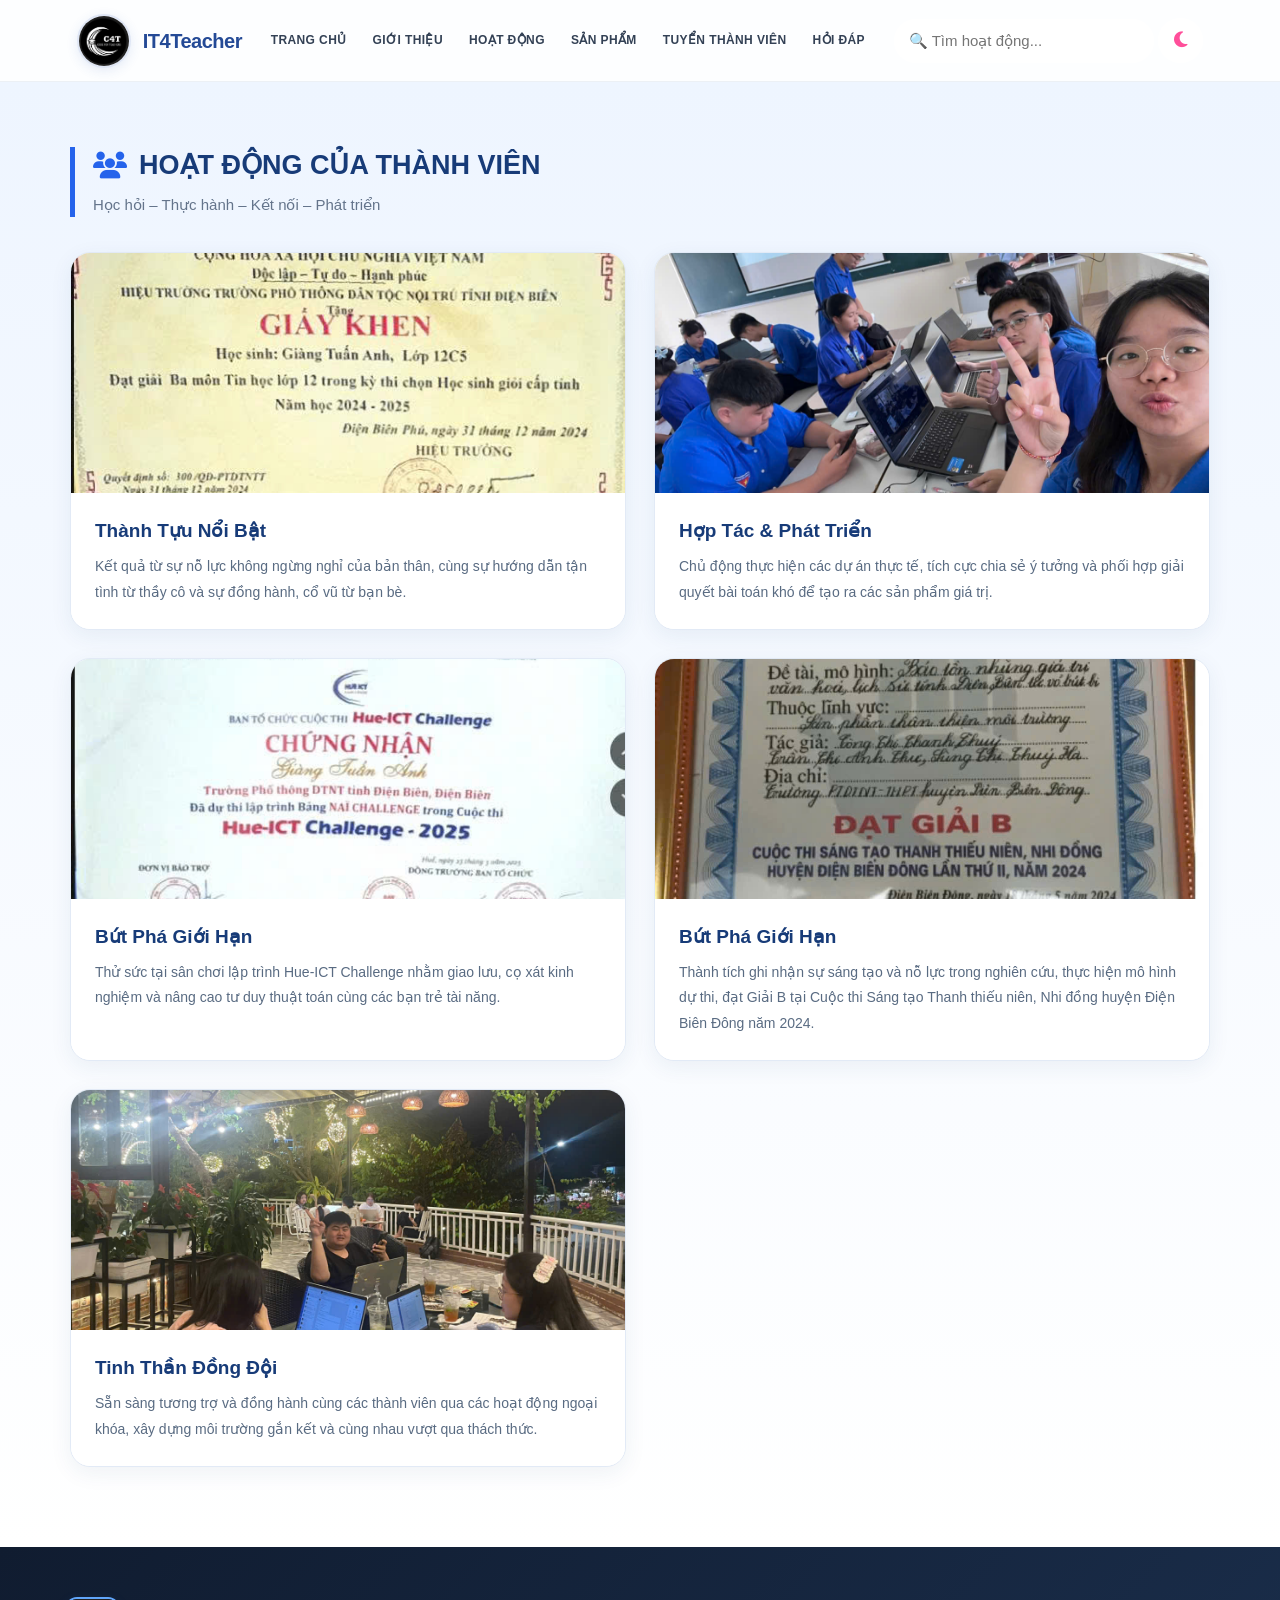
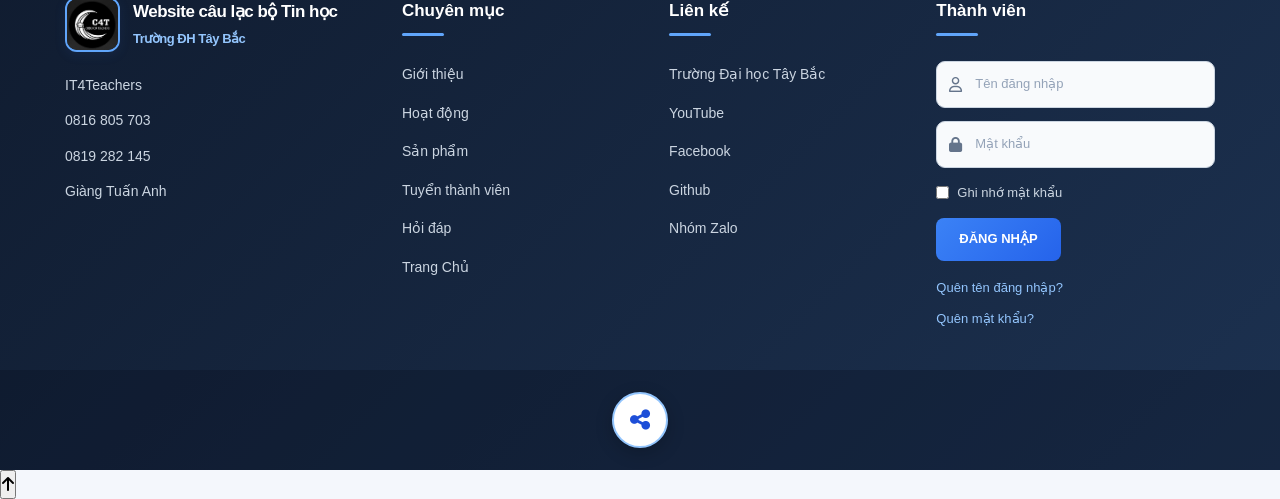
<file: HoatDong.html>
<!DOCTYPE html>
<html lang="vi">
  <head>
    <meta charset="UTF-8" />
    <meta name="viewport" content="width=device-width, initial-scale=1.0" />
    <title>IT4Teacher</title>
    <link
      rel="stylesheet"
      href="https://cdnjs.cloudflare.com/ajax/libs/font-awesome/6.4.0/css/all.min.css"
    />
    <link rel="icon" type="image/x-icon" href="fchoise.jpg">
    <link rel="stylesheet" href="styles.css" />
    <link rel="stylesheet" href="HoatDong.css" />
    <link rel="stylesheet" href="foot.css"/>
    <link rel="stylesheet" href="DoiMau.css">
    <link rel="stylesheet" href="search.css"/>
  </head>
  <body>
    <div class="overlay" id="overlay" onclick="toggleMenu()"></div>
    <header class="navbar">
      <a href="index.html" class="nav-brand">
        <img src="fchoise.jpg" alt="Logo" class="logo-img" />
        <span class="logo-text">IT4Teacher</span>
      </a>
      <ul class="nav-links">
        <li><a href="index.html">TRANG CHỦ</a></li>
        <li><a href="GioiThieu.html">GIỚI THIỆU</a></li>
        <li><a href="HoatDong.html">HOẠT ĐỘNG</a></li>
        <li><a href="SanPham.html">SẢN PHẨM</a></li>
        <li><a href="TuyenThanhVien.html">TUYỂN THÀNH VIÊN</a></li>
        <li><a href="HoiDap.html">HỎI ĐÁP</a></li>
      </ul>
      <div class="header-right">

        <input
            type="text"
            id="searchMember"
            placeholder="🔍 Tìm hoạt động...">

        <button id="themeToggle">
            <i class="fa-solid fa-moon"></i>
        </button>

      </div>
      <button class="hamburger-btn" onclick="toggleMenu()">
        <i class="fa-solid fa-bars"></i>
      </button>
    </header>
    <aside class="mobile-menu" id="mobileMenu">
      <div class="mobile-menu-header">
        <img src="fchoise.jpg" alt="Logo" class="logo-img" />
        <button class="close-btn" onclick="toggleMenu()">
          <i class="fa-solid fa-xmark"></i>
        </button>
      </div>
      <ul class="mobile-nav-links">
        <li><a href="index.html" class="active">TRANG CHỦ</a></li>
        <li><a href="GioiThieu.html">GIỚI THIỆU</a></li>
        <li><a href="HoatDong.html">HOẠT ĐỘNG</a></li>
        <li><a href="SanPham.html">SẢN PHẨM</a></li>
        <li><a href="TuyenThanhVien.html">TUYỂN THÀNH VIÊN</a></li>
        <li><a href="HoiDap.html">HỎI ĐÁP</a></li>
      </ul>
    </aside>
    <aside class="mobile-menu" id="mobileMenu">
      <div class="mobile-menu-header">
        <img src="fchoise.jpg" alt="Logo" class="logo-img" />
        <button class="close-btn" onclick="toggleMenu()">
          <i class="fa-solid fa-xmark"></i>
        </button>
      </div>
      <ul class="mobile-nav-links">
        <li><a href="index.html" class="active">TRANG CHỦ</a></li>
        <li><a href="GioiThieu.html">GIỚI THIỆU</a></li>
        <li><a href="HoatDong.html">HOẠT ĐỘNG</a></li>
        <li><a href="ThanhVien.html">THÀNH VIÊN</a></li>
        <li><a href="TinTuc.html">TIN TỨC</a></li>
        <li><a href="DangKy.html">ĐĂNG KÝ</a></li>
      </ul>
    </aside>
    <section class="activities-section">
      <div class="container">
        <div class="section-header">
          <h2 class="section-title">
            <i class="fa-solid fa-users"></i> HOẠT ĐỘNG CỦA THÀNH VIÊN
          </h2>
          <p class="section-subtitle">
            Học hỏi – Thực hành – Kết nối – Phát triển
          </p>
        </div>
        <div class="activity-grid">
          <div class="activity-card">
            <div class="card-image">
              <img
                src="HSG.jpg"
                alt="Workshop công nghệ"
              />
            </div>
            <div class="card-body">
              <div class="card-content">
                <h3 class="card-title">Thành Tựu Nổi Bật</h3>
                <p class="card-text">
                  Kết quả từ sự nỗ lực không ngừng nghỉ của bản thân, 
                  cùng sự hướng dẫn tận tình từ thầy cô và sự đồng hành, cổ vũ từ bạn bè.
                </p>
              </div>
            </div>
          </div>
          <div class="activity-card">
            <div class="card-image">
              <img
                src="htvpt.jpg"
                alt="Cùng nhau phát triển"
              />
            </div>
            <div class="card-body">
              <div class="card-content">
                <h3 class="card-title">Hợp Tác & Phát Triển</h3>
                <p class="card-text">
                  Chủ động thực hiện các dự án thực tế, tích cực chia sẻ ý 
                  tưởng và phối hợp giải quyết bài toán khó để tạo ra các sản phẩm giá trị.
                </p>
              </div>
            </div>
          </div>
          <div class="activity-card">
            <div class="card-image">
              <img
                src="HUEICT.jpg"
                alt="Chinh phục thử thách"
              />
            </div>
            <div class="card-body">
              <div class="card-content">
                <h3 class="card-title">Bứt Phá Giới Hạn</h3>
                <p class="card-text">
                  Thử sức tại sân chơi lập trình Hue-ICT Challenge nhằm giao lưu, 
                  cọ xát kinh nghiệm và nâng cao tư duy thuật toán cùng các bạn trẻ tài năng.
                </p>
              </div>
            </div>
          </div>
          <div class="activity-card">
            <div class="card-image">
              <img
                src="CHT.jpg"
                alt="Chinh phục thử thách"
              />
            </div>
            <div class="card-body">
              <div class="card-content">
                <h3 class="card-title">Bứt Phá Giới Hạn</h3>
                <p class="card-text">
                  Thành tích ghi nhận sự sáng tạo và nỗ lực trong nghiên cứu, 
                  thực hiện mô hình dự thi, đạt Giải B tại Cuộc thi Sáng tạo Thanh thiếu niên, 
                  Nhi đồng huyện Điện Biên Đông năm 2024.
                </p>
              </div>
            </div>
          </div>
          <div class="activity-card">
            <div class="card-image">
              <img
                src="anhnhom1.jpg"
                alt="Gắn kết thành viên"
              />
            </div>
            <div class="card-body">
              <div class="card-content">
                <h3 class="card-title">Tinh Thần Đồng Đội</h3>
                <p class="card-text">
                  Sẵn sàng tương trợ và đồng hành cùng các thành viên qua các hoạt động ngoại khóa,
                  xây dựng môi trường gắn kết và cùng nhau vượt qua thách thức.
                </p>
              </div>
            </div>
          </div>
        </div>
      </div>
    </section>
    <footer class="footer">
      <div class="container">
        <div class="footer-top">
          <div class="footer-col brand-col">
            <div class="footer-logo">
              <img src="fchoise.jpg" alt="Logo" class="logo-img" />
              <div class="logo-text">
                <h2>Website câu lạc bộ Tin học</h2>
                <p>Trường ĐH Tây Bắc</p>
              </div>
            </div>
            <ul class="contact-list">
              <li>IT4Teachers</li>
              <li>0816 805 703</li>
              <li>0819 282 145</li>
              <li>Giàng Tuấn Anh</li>
            </ul>
          </div>
          <div class="footer-col">
            <h4>Chuyên mục</h4>
            <ul>
              <li><a href="#">Giới thiệu</a></li>
              <li><a href="#">Hoạt động</a></li>
              <li><a href="#">Sản phẩm</a></li>
              <li><a href="#">Tuyển thành viên</a></li>
              <li><a href="#">Hỏi đáp</a></li>
              <li><a href="#">Trang Chủ</a></li>
            </ul>
          </div>
          <div class="footer-col">
            <h4>Liên kế</h4>
            <ul>
              <li><a href="https://utb.edu.vn/">Trường Đại học Tây Bắc</a></li>
              <li><a href="https://www.youtube.com/@IT4Teachers" target="_blank">YouTube</a></li>
              <li><a href="https://www.facebook.com/profile.php?id=61595303782713" target="_blank">Facebook</a></li>
              <li><a href="https://github.com/anhgtk66sptin-coder" target="_blank">Github</a></li>
              <li><a href="https://zalo.me/g/u2xyxccbri2n28fqqncn" target="_blank">Nhóm Zalo</a></li>
            </ul>
          </div>
          <div class="footer-col login-col">
            <h4>Thành viên</h4>
            <form class="login-form" action="#" method="POST">
              <div class="input-box">
                <i class="fa-regular fa-user"></i>
                <input type="text" placeholder="Tên đăng nhập" required />
              </div>
              <div class="input-box">
                <i class="fa-solid fa-lock"></i>
                <input type="password" placeholder="Mật khẩu" required />
              </div>
              <div class="remember-box">
                <label>
                  <input type="checkbox" /> Ghi nhớ mật khẩu
                </label>
              </div>
              <button type="submit" class="btn-login">ĐĂNG NHẬP</button>
              <div class="login-links">
                <a href="#">Quên tên đăng nhập?</a>
                <a href="#">Quên mật khẩu?</a>
              </div>
            </form>
          </div>
        </div>
      </div>
      <div class="share-menu">
        <a href="https://www.facebook.com/profile.php?id=61595303782713"  target="_blank" class="share-item facebook">
            <i class="fa-brands fa-facebook-f"></i>
        </a>
        <a href="https://www.youtube.com/@IT4Teachers"  target="_blank" class="share-item youtube">
            <i class="fa-brands fa-youtube"></i>
        </a>
        <a href="https://www.instagram.com/?hl=en"  target="_blank" class="share-item instagram">
            <i class="fa-brands fa-instagram"></i>
        </a>
        <a href="https://zalo.me/g/u2xyxccbri2n28fqqncn"  target="_blank" class="share-item zalo">
            Z
        </a>
        <a href="https://github.com/"  target="_blank" class="share-item github">
            <i class="fa-brands fa-github"></i>
        </a>
        <button class="share-button" id="shareButton">
            <i class="fa-solid fa-share-nodes"></i>
        </button>
      </div>
    </footer>
    <script src="script.js"></script>
    <script src="dieuhuong.js"></script>
    <script src="footer.js"></script>
    <script src="hoatdong.js"></script>
    <script src="DoiDaoDienVaTimKiemThanhVien.js"></script>
  </body>
</html>
</file>
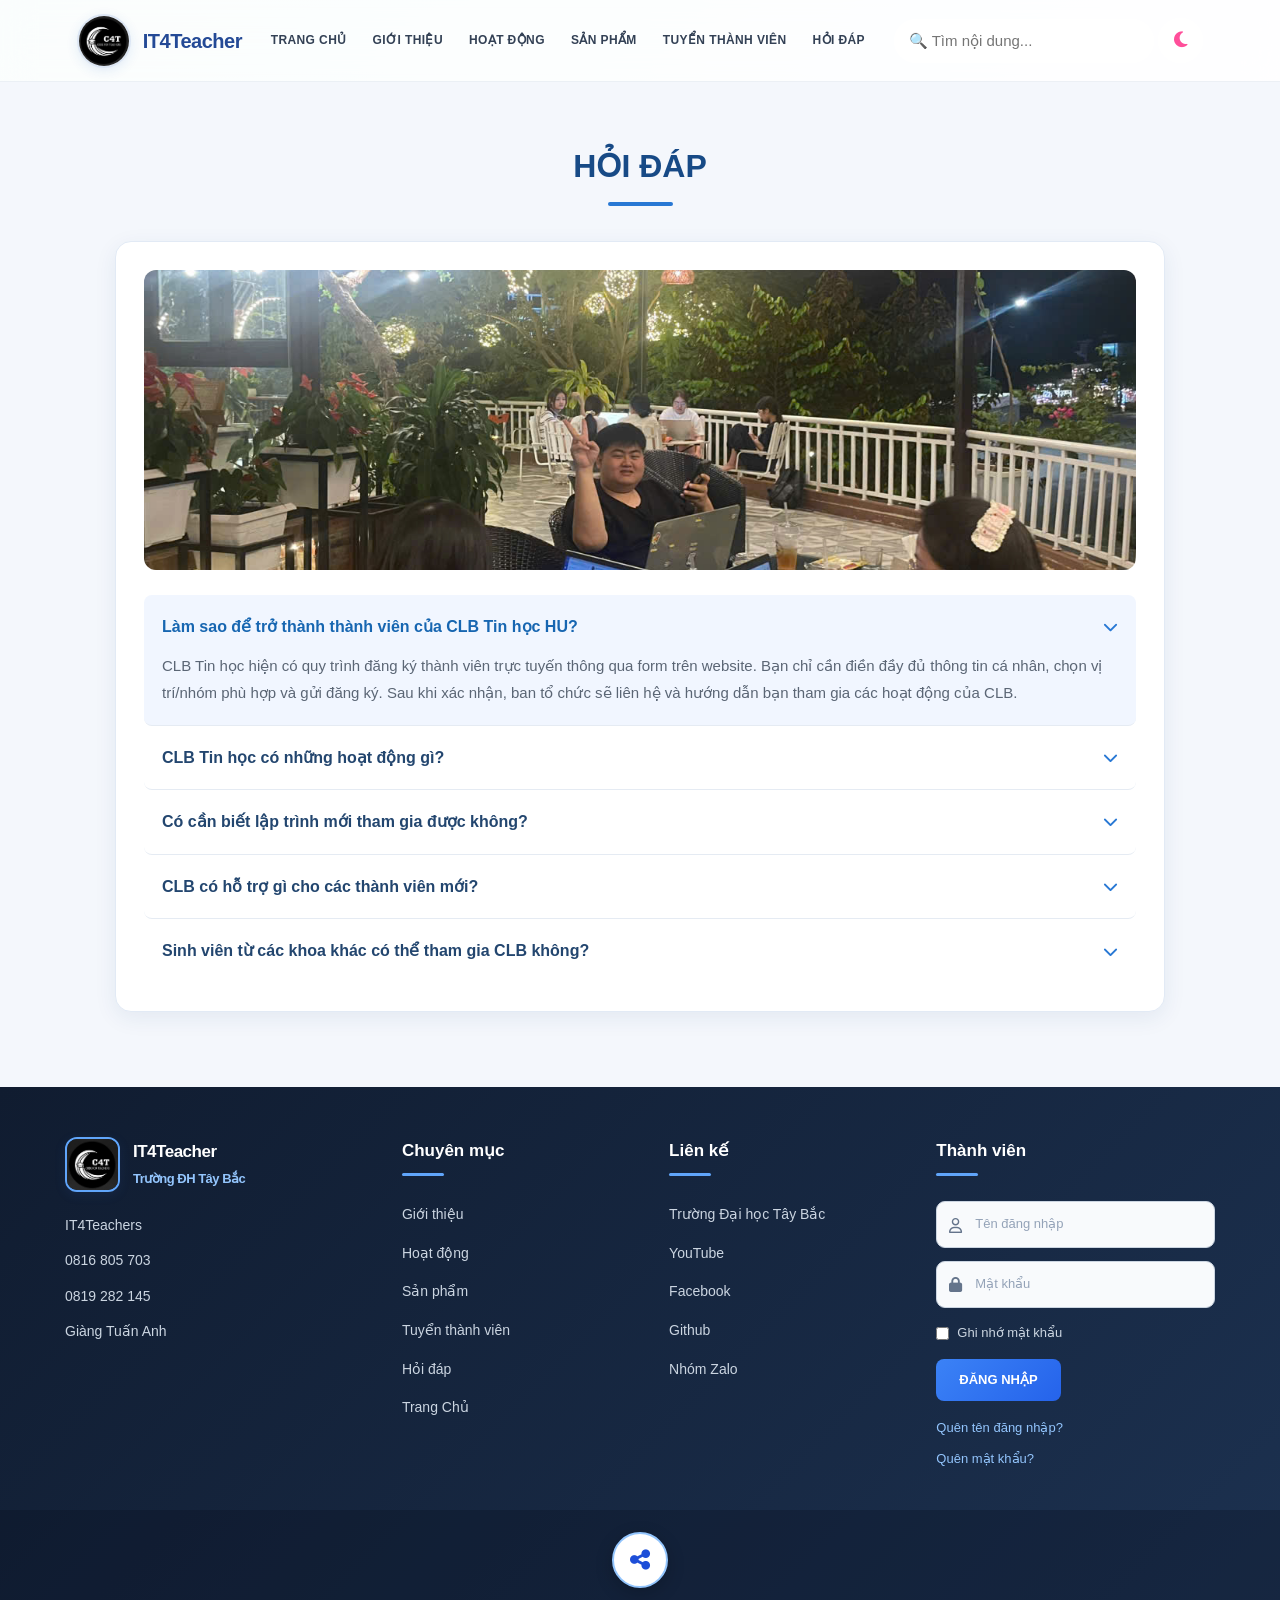
<file: HoiDap.html>
<!DOCTYPE html>
<html lang="vi">
  <head>
    <meta charset="UTF-8" />
    <meta name="viewport" content="width=device-width, initial-scale=1.0" />
    <title>IT4Teacher</title>
    <link
      rel="stylesheet"
      href="https://cdnjs.cloudflare.com/ajax/libs/font-awesome/6.4.0/css/all.min.css"
    />
    <link rel="icon" type="image/x-icon" href="fchoise.jpg">
    <link rel="stylesheet" href="styles.css" />
    <link rel="stylesheet" href="HoiDap.css" />
    <link rel="stylesheet" href="foot.css"/>
    <link rel="stylesheet" href="DoiMau.css">
    <link rel="stylesheet" href="search.css"/>
  </head>
  <body>
    <div class="overlay" id="overlay" onclick="toggleMenu()"></div>
    <header class="navbar">
      <a href="1TrangChu.html" class="nav-brand">
        <img src="fchoise.jpg" alt="Logo" class="logo-img" />
        <span class="logo-text">IT4Teacher</span>
      </a>
      <ul class="nav-links">
        <li><a href="index.html">TRANG CHỦ</a></li>
        <li><a href="GioiThieu.html">GIỚI THIỆU</a></li>
        <li><a href="HoatDong.html">HOẠT ĐỘNG</a></li>
        <li><a href="SanPham.html">SẢN PHẨM</a></li>
        <li><a href="TuyenThanhVien.html">TUYỂN THÀNH VIÊN</a></li>
        <li><a href="HoiDap.html">HỎI ĐÁP</a></li>
      </ul>
      <div class="header-right">

        <input
            type="text"
            id="searchMember"
            placeholder="🔍 Tìm nội dung...">

        <button id="themeToggle">
            <i class="fa-solid fa-moon"></i>
        </button>

      </div>
      <button class="hamburger-btn" onclick="toggleMenu()">
        <i class="fa-solid fa-bars"></i>
      </button>
    </header>
    <aside class="mobile-menu" id="mobileMenu">
      <div class="mobile-menu-header">
        <img src="fchoise.jpg" alt="Logo" class="logo-img" />
        <button class="close-btn" onclick="toggleMenu()">
          <i class="fa-solid fa-xmark"></i>
        </button>
      </div>
      <ul class="mobile-nav-links">
        <li><a href="index.html" class="active">TRANG CHỦ</a></li>
        <li><a href="GioiThieu.html">GIỚI THIỆU</a></li>
        <li><a href="HoatDong.html">HOẠT ĐỘNG</a></li>
        <li><a href="SanPham.html">SẢN PHẨM</a></li>
        <li><a href="TuyenThanhVien.html">TUYỂN THÀNH VIÊN</a></li>
        <li><a href="HoiDap.html">HỎI ĐÁP</a></li>
      </ul>
    </aside>
    <aside class="mobile-menu" id="mobileMenu">
      <div class="mobile-menu-header">
        <img src="fchoise.jpg" alt="Logo" class="logo-img" />
        <button class="close-btn" onclick="toggleMenu()">
          <i class="fa-solid fa-xmark"></i>
        </button>
      </div>
      <ul class="mobile-nav-links">
        <li><a href="index.html" class="active">TRANG CHỦ</a></li>
        <li><a href="GioiThieu.html">GIỚI THIỆU</a></li>
        <li><a href="HoatDong.html">HOẠT ĐỘNG</a></li>
        <li><a href="ThanhVien.html">THÀNH VIÊN</a></li>
        <li><a href="TinTuc.html">TIN TỨC</a></li>
        <li><a href="DangKy.html">ĐĂNG KÝ</a></li>
      </ul>
    </aside>
    <section class="faq-section">
      <div class="faq-container">
        <div class="faq-header">
          <h2 class="faq-title">HỎI ĐÁP</h2>
          <div class="title-line"></div>
        </div>
        <div class="faq-card">
          <div class="faq-image-box">
            <img src="anhnhom1.jpg" alt="hoidap" class="faq-image">
          </div>
          <div class="faq-accordion">
            <div class="faq-item active">
              <div class="faq-question">
                <h3>Làm sao để trở thành thành viên của CLB Tin học HU?</h3>
                <i class="fa-solid fa-chevron-up faq-icon"></i>
              </div>
              <div class="faq-answer">
                <p>
                  CLB Tin học hiện có quy trình đăng ký thành viên trực tuyến thông qua form trên website. Bạn chỉ cần điền đầy đủ thông tin cá nhân, chọn vị trí/nhóm phù hợp và gửi đăng ký. Sau khi xác nhận, ban tổ chức sẽ liên hệ và hướng dẫn bạn tham gia các hoạt động của CLB.
                </p>
              </div>
            </div>
            <div class="faq-item">
              <div class="faq-question">
                <h3>CLB Tin học có những hoạt động gì?</h3>
                <i class="fa-solid fa-chevron-down faq-icon"></i>
              </div>
              <div class="faq-answer">
                <p>
                  CLB tổ chức đa dạng các hoạt động như workshop công nghệ, cuộc thi lập trình nội bộ, các dự án thực tế, các buổi sinh hoạt chuyên môn định kỳ và sự kiện teambuilding gắn kết.
                </p>
              </div>
            </div>
            <div class="faq-item">
              <div class="faq-question">
                <h3>Có cần biết lập trình mới tham gia được không?</h3>
                <i class="fa-solid fa-chevron-down faq-icon"></i>
              </div>
              <div class="faq-answer">
                <p>
                  Không bắt buộc. CLB hoan nghênh tất cả các bạn có niềm đam mê với công nghệ. Chúng mình có lộ trình training từ cơ bản đến nâng cao dành riêng cho thành viên mới.
                </p>
              </div>
            </div>
            <div class="faq-item">
              <div class="faq-question">
                <h3>CLB có hỗ trợ gì cho các thành viên mới?</h3>
                <i class="fa-solid fa-chevron-down faq-icon"></i>
              </div>
              <div class="faq-answer">
                <p>
                  Thành viên mới sẽ được tham gia chuỗi buổi huấn luyện kỹ năng, có các anh chị mentor trực tiếp hướng dẫn và giải đáp thắc mắc trong suốt quá trình học tập.
                </p>
              </div>
            </div>
            <div class="faq-item">
              <div class="faq-question">
                <h3>Sinh viên từ các khoa khác có thể tham gia CLB không?</h3>
                <i class="fa-solid fa-chevron-down faq-icon"></i>
              </div>
              <div class="faq-answer">
                <p>
                  Có. CLB luôn chào đón các bạn sinh viên đến từ mọi khoa/chuyên ngành có tinh thần học hỏi và mong muốn phát triển bản thân.
                </p>
              </div>
            </div>
          </div>
        </div>
      </div>
    </section>
    <footer class="footer">
      <div class="container">
        <div class="footer-top">
          <div class="footer-col brand-col">
            <div class="footer-logo">
              <img src="fchoise.jpg" alt="Logo" class="logo-img" />
              <div class="logo-text">
                <h2>IT4Teacher</h2>
                <p>Trường ĐH Tây Bắc</p>
              </div>
            </div>
            <ul class="contact-list">
              <li>IT4Teachers</li>
              <li>0816 805 703</li>
              <li>0819 282 145</li>
              <li>Giàng Tuấn Anh</li>
            </ul>
          </div>
          <div class="footer-col">
            <h4>Chuyên mục</h4>
            <ul>
              <li><a href="#">Giới thiệu</a></li>
              <li><a href="#">Hoạt động</a></li>
              <li><a href="#">Sản phẩm</a></li>
              <li><a href="#">Tuyển thành viên</a></li>
              <li><a href="#">Hỏi đáp</a></li>
              <li><a href="#">Trang Chủ</a></li>
            </ul>
          </div>
          <div class="footer-col">
            <h4>Liên kế</h4>
            <ul>
              <li><a href="https://utb.edu.vn/">Trường Đại học Tây Bắc</a></li>
              <li><a href="https://www.youtube.com/@IT4Teachers" target="_blank">YouTube</a></li>
              <li><a href="https://www.facebook.com/profile.php?id=61595303782713" target="_blank">Facebook</a></li>
              <li><a href="https://github.com/anhgtk66sptin-coder" target="_blank">Github</a></li>
              <li><a href="https://zalo.me/g/u2xyxccbri2n28fqqncn" target="_blank">Nhóm Zalo</a></li>
            </ul>
          </div>
          <div class="footer-col login-col">
            <h4>Thành viên</h4>
            <form class="login-form" action="#" method="POST">
              <div class="input-box">
                <i class="fa-regular fa-user"></i>
                <input type="text" placeholder="Tên đăng nhập" required />
              </div>
              <div class="input-box">
                <i class="fa-solid fa-lock"></i>
                <input type="password" placeholder="Mật khẩu" required />
              </div>
              <div class="remember-box">
                <label>
                  <input type="checkbox" /> Ghi nhớ mật khẩu
                </label>
              </div>
              <button type="submit" class="btn-login">ĐĂNG NHẬP</button>
              <div class="login-links">
                <a href="#">Quên tên đăng nhập?</a>
                <a href="#">Quên mật khẩu?</a>
              </div>
            </form>
          </div>
        </div>
      </div>
      <div class="share-menu">
        <a href="https://www.facebook.com/profile.php?id=61595303782713"  target="_blank" class="share-item facebook">
            <i class="fa-brands fa-facebook-f"></i>
        </a>
        <a href="https://www.youtube.com/@IT4Teachers"  target="_blank" class="share-item youtube">
            <i class="fa-brands fa-youtube"></i>
        </a>
        <a href="https://www.instagram.com/?hl=en"  target="_blank" class="share-item instagram">
            <i class="fa-brands fa-instagram"></i>
        </a>
        <a href="https://zalo.me/g/u2xyxccbri2n28fqqncn"  target="_blank" class="share-item zalo">
            Z
        </a>
        <a href="https://github.com/"  target="_blank" class="share-item github">
            <i class="fa-brands fa-github"></i>
        </a>
        <button class="share-button" id="shareButton">
            <i class="fa-solid fa-share-nodes"></i>
        </button>
      </div>
    </footer>
    <script src="script.js"></script>
    <script src="dieuhuong.js"></script>
    <script src="hoidap.js"></script>
    <script src="footer.js"></script>
    <script src="DoiDaoDienVaTimKiemThanhVien.js"></script>
  </body>
</html>
</file>
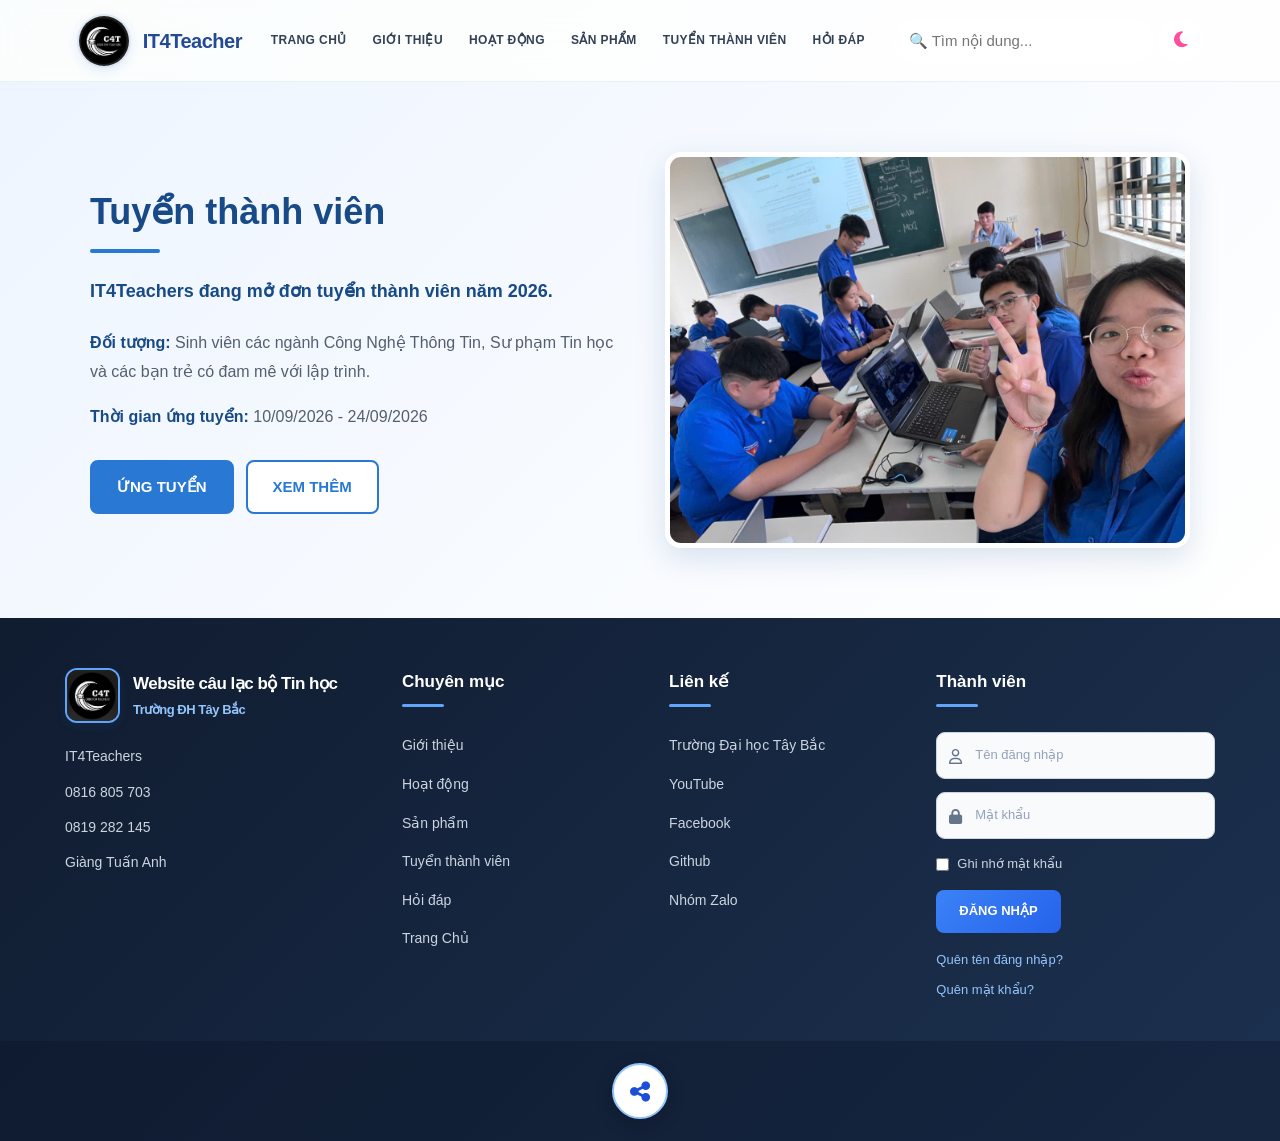
<file: TuyenThanhVien.html>
<!DOCTYPE html>
<html lang="vi">
  <head>
    <meta charset="UTF-8" />
    <meta name="viewport" content="width=device-width, initial-scale=1.0" />
    <title>IT4Teacher</title>
    <link
      rel="stylesheet"
      href="https://cdnjs.cloudflare.com/ajax/libs/font-awesome/6.4.0/css/all.min.css"
    />
    <link rel="icon" type="image/x-icon" href="fchoise.jpg">
    <link rel="stylesheet" href="styles.css" />
    <link rel="stylesheet" href="tuyenthanhvien.css" />
    <link rel="stylesheet" href="foot.css"/>
    <link rel="stylesheet" href="DoiMau.css">
    <link rel="stylesheet" href="search.css"/>
  </head>
  <body>
    <div class="overlay" id="overlay" onclick="toggleMenu()"></div>
    <header class="navbar">
      <a href="index.html" class="nav-brand">
        <img src="fchoise.jpg" alt="Logo" class="logo-img" />
        <span class="logo-text">IT4Teacher</span>
      </a>
      <ul class="nav-links">
        <li><a href="index.html">TRANG CHỦ</a></li>
        <li><a href="GioiThieu.html">GIỚI THIỆU</a></li>
        <li><a href="HoatDong.html">HOẠT ĐỘNG</a></li>
        <li><a href="SanPham.html">SẢN PHẨM</a></li>
        <li><a href="TuyenThanhVien.html">TUYỂN THÀNH VIÊN</a></li>
        <li><a href="HoiDap.html">HỎI ĐÁP</a></li>
      </ul>
      <div class="header-right">

        <input
            type="text"
            id="searchMember"
            placeholder="🔍 Tìm nội dung...">

        <button id="themeToggle">
            <i class="fa-solid fa-moon"></i>
        </button>

      </div>
      <button class="hamburger-btn" onclick="toggleMenu()">
        <i class="fa-solid fa-bars"></i>
      </button>
    </header>
    <aside class="mobile-menu" id="mobileMenu">
      <div class="mobile-menu-header">
        <img src="fchoise.jpg" alt="Logo" class="logo-img" />
        <button class="close-btn" onclick="toggleMenu()">
          <i class="fa-solid fa-xmark"></i>
        </button>
      </div>
      <ul class="mobile-nav-links">
        <li><a href="index.html" class="active">TRANG CHỦ</a></li>
        <li><a href="GioiThieu.html">GIỚI THIỆU</a></li>
        <li><a href="HoatDong.html">HOẠT ĐỘNG</a></li>
        <li><a href="SanPham.html">SẢN PHẨM</a></li>
        <li><a href="TuyenThanhVien.html">TUYỂN THÀNH VIÊN</a></li>
        <li><a href="HoiDap.html">HỎI ĐÁP</a></li>
      </ul>
    </aside>
    <aside class="mobile-menu" id="mobileMenu">
      <div class="mobile-menu-header">
        <img src="fchoise.jpg" alt="Logo" class="logo-img" />
        <button class="close-btn" onclick="toggleMenu()">
          <i class="fa-solid fa-xmark"></i>
        </button>
      </div>
      <ul class="mobile-nav-links">
        <li><a href="index.html" class="active">TRANG CHỦ</a></li>
        <li><a href="GioiThieu.html">GIỚI THIỆU</a></li>
        <li><a href="HoatDong.html">HOẠT ĐỘNG</a></li>
        <li><a href="ThanhVien.html">THÀNH VIÊN</a></li>
        <li><a href="TinTuc.html">TIN TỨC</a></li>
        <li><a href="DangKy.html">ĐĂNG KÝ</a></li>
      </ul>
    </aside>
    <section class="tuyen-dung">
      <div class="container">
        <div class="content">
          <h2>Tuyển thành viên</h2>
          <p class="mo-ta">
            IT4Teachers đang mở đơn tuyển thành viên năm 2026.
          </p>
          <p>
            <strong>Đối tượng:</strong> Sinh viên các ngành Công Nghệ Thông Tin,
             Sư phạm Tin học và các bạn trẻ có đam mê với lập trình.
          </p>
          <p>
            <strong>Thời gian ứng tuyển:</strong> 10/09/2026 - 24/09/2026
          </p>
          <div class="buttons">
            <a href="https://forms.gle/EobEHZ3daLaqxah69" target="_blank" class="btn btn-ung-tuyen">ỨNG TUYỂN</a>
            <a href="Xemthem.html" class="btn btn-xem-them">XEM THÊM</a>
          </div>
        </div>
        <div class="image-box">
          <img src="htvpt.jpg" alt="CLB Lập trình PTIT">
        </div>
      </div>
    </section>
    <footer class="footer">
      <div class="container">
        <div class="footer-top">
          <div class="footer-col brand-col">
            <div class="footer-logo">
              <img src="fchoise.jpg" alt="Logo" class="logo-img" />
              <div class="logo-text">
                <h2>Website câu lạc bộ Tin học</h2>
                <p>Trường ĐH Tây Bắc</p>
              </div>
            </div>
            <ul class="contact-list">
              <li>IT4Teachers</li>
              <li>0816 805 703</li>
              <li>0819 282 145</li>
              <li>Giàng Tuấn Anh</li>
            </ul>
          </div>
          <div class="footer-col">
            <h4>Chuyên mục</h4>
            <ul>
              <li><a href="#">Giới thiệu</a></li>
              <li><a href="#">Hoạt động</a></li>
              <li><a href="#">Sản phẩm</a></li>
              <li><a href="#">Tuyển thành viên</a></li>
              <li><a href="#">Hỏi đáp</a></li>
              <li><a href="#">Trang Chủ</a></li>
            </ul>
          </div>
          <div class="footer-col">
            <h4>Liên kế</h4>
            <ul>
              <li><a href="https://utb.edu.vn/">Trường Đại học Tây Bắc</a></li>
              <li><a href="https://www.youtube.com/@IT4Teachers" target="_blank">YouTube</a></li>
              <li><a href="https://www.facebook.com/profile.php?id=61595303782713" target="_blank">Facebook</a></li>
              <li><a href="https://github.com/anhgtk66sptin-coder" target="_blank">Github</a></li>
              <li><a href="https://zalo.me/g/u2xyxccbri2n28fqqncn" target="_blank">Nhóm Zalo</a></li>
            </ul>
          </div>
          <div class="footer-col login-col">
            <h4>Thành viên</h4>
            <form class="login-form" action="#" method="POST">
              <div class="input-box">
                <i class="fa-regular fa-user"></i>
                <input type="text" placeholder="Tên đăng nhập" required />
              </div>
              <div class="input-box">
                <i class="fa-solid fa-lock"></i>
                <input type="password" placeholder="Mật khẩu" required />
              </div>
              <div class="remember-box">
                <label>
                  <input type="checkbox" /> Ghi nhớ mật khẩu
                </label>
              </div>
              <button type="submit" class="btn-login">ĐĂNG NHẬP</button>
              <div class="login-links">
                <a href="#">Quên tên đăng nhập?</a>
                <a href="#">Quên mật khẩu?</a>
              </div>
            </form>
          </div>
        </div>
      </div>
      <div class="share-menu">
        <a href="https://www.facebook.com/profile.php?id=61595303782713"  target="_blank" class="share-item facebook">
            <i class="fa-brands fa-facebook-f"></i>
        </a>
        <a href="https://www.youtube.com/@IT4Teachers"  target="_blank" class="share-item youtube">
            <i class="fa-brands fa-youtube"></i>
        </a>
        <a href="https://www.instagram.com/?hl=en"  target="_blank" class="share-item instagram">
            <i class="fa-brands fa-instagram"></i>
        </a>
        <a href="https://zalo.me/g/u2xyxccbri2n28fqqncn"  target="_blank" class="share-item zalo">
            Z
        </a>
        <a href="https://github.com/"  target="_blank" class="share-item github">
            <i class="fa-brands fa-github"></i>
        </a>
        <button class="share-button" id="shareButton">
            <i class="fa-solid fa-share-nodes"></i>
        </button>
      </div>
    </footer>
    <script src="script.js"></script>
    <script src="dieuhuong.js"></script>
    <script src="footer.js"></script>
    <script src="DoiDaoDienVaTimKiemThanhVien.js"></script>
  </body>
</html>
</file>
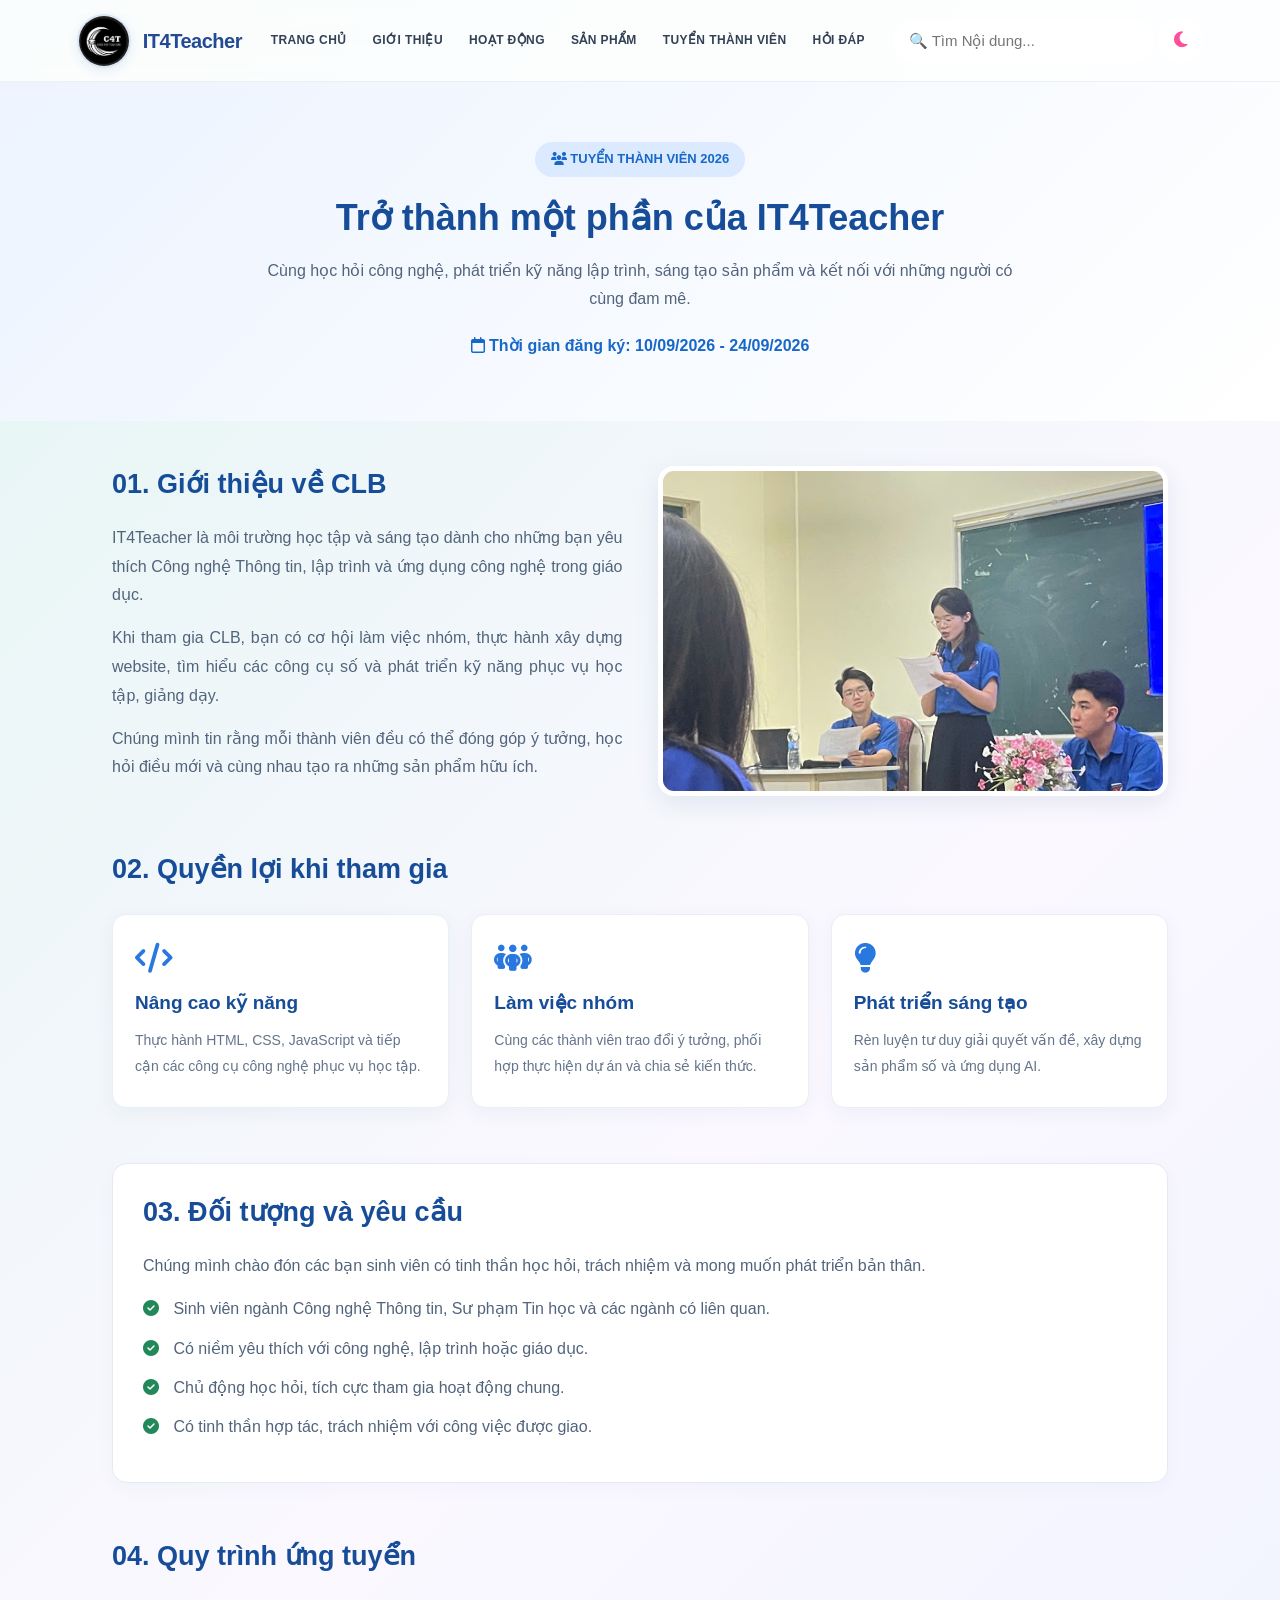
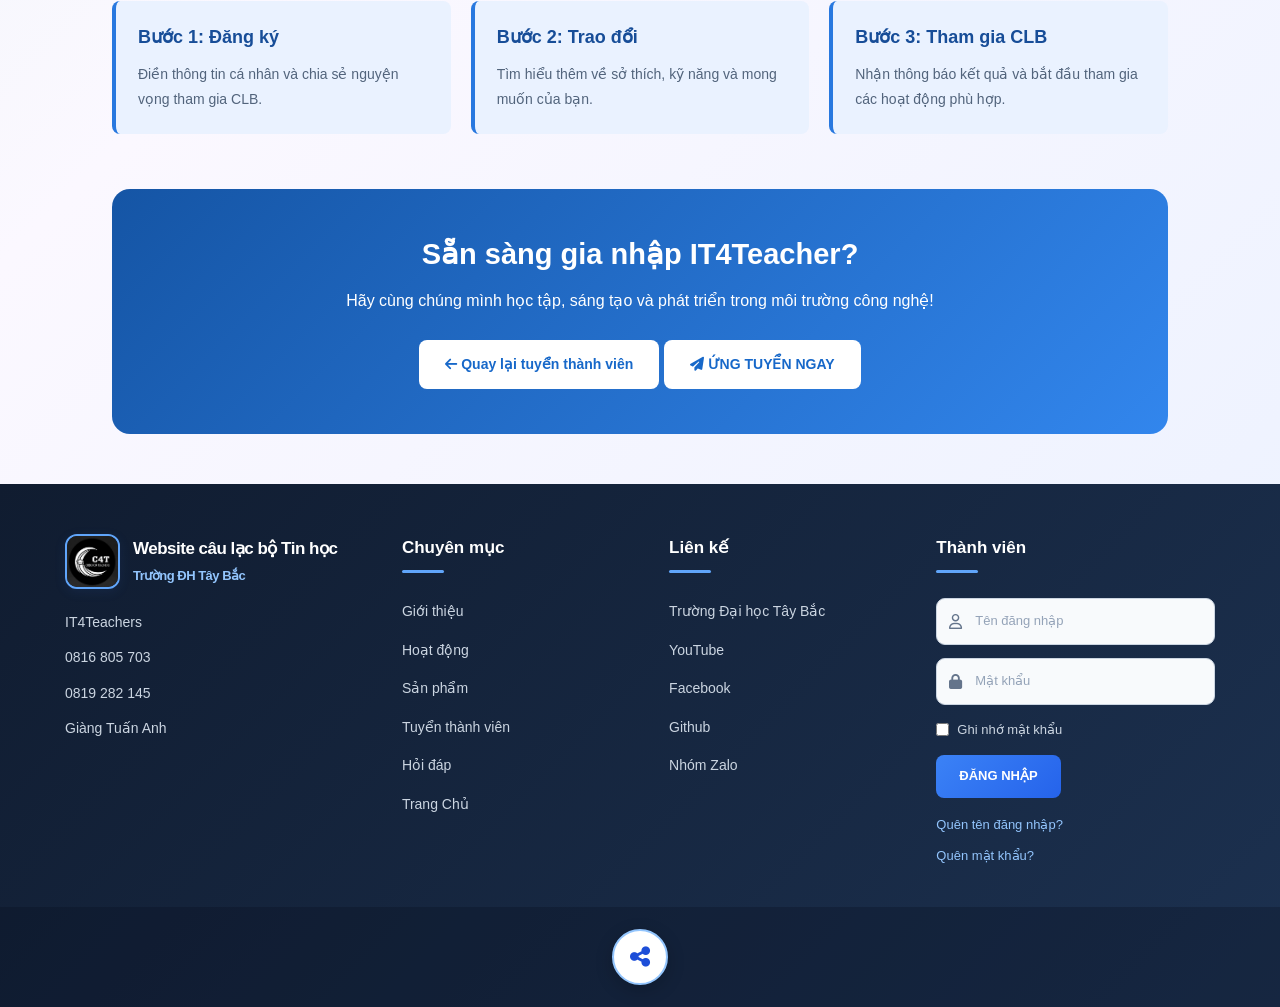
<file: Xemthem.html>
<!DOCTYPE html>
<html lang="vi">
  <head>
    <meta charset="UTF-8" />
    <meta name="viewport" content="width=device-width, initial-scale=1.0" />
    <title>IT4Teacher</title>
    <link
      rel="stylesheet"
      href="https://cdnjs.cloudflare.com/ajax/libs/font-awesome/6.4.0/css/all.min.css"
    />
    <link rel="icon" type="image/x-icon" href="fchoise.jpg">
    <link rel="stylesheet" href="styles.css" />
    <link rel="stylesheet" href="foot.css"/>
    <link rel="stylesheet" href="search.css">
    <link rel="stylesheet" href="DoiMau.css">
    <link rel="stylesheet" href="xemthem.css">
  </head>
  <body>
    <div class="overlay" id="overlay" onclick="toggleMenu()"></div>
    <header class="navbar">
      <a href="TrangChu.html" class="nav-brand" id ="vtri">
        <img src="fchoise.jpg" alt="Logo" class="logo-img" />
        <span class="logo-text">IT4Teacher</span>
      </a>
      <ul class="nav-links">
        <li><a href="index.html">TRANG CHỦ</a></li>
        <li><a href="GioiThieu.html">GIỚI THIỆU</a></li>
        <li><a href="HoatDong.html">HOẠT ĐỘNG</a></li>
        <li><a href="SanPham.html">SẢN PHẨM</a></li>
        <li><a href="TuyenThanhVien.html">TUYỂN THÀNH VIÊN</a></li>
        <li><a href="HoiDap.html">HỎI ĐÁP</a></li>
      </ul>
      <div class="header-right">
        <input
            type="text"
            id="searchMember"
            placeholder="🔍 Tìm Nội dung...">

        <button id="themeToggle">
            <i class="fa-solid fa-moon"></i>
        </button>

      </div>
      <button class="hamburger-btn" onclick="toggleMenu()">
        <i class="fa-solid fa-bars"></i>
      </button>
    </header>
    <aside class="mobile-menu" id="mobileMenu">
      <div class="mobile-menu-header">
        <img src="fchoise.jpg" alt="Logo" class="logo-img" />
        <button class="close-btn" onclick="toggleMenu()">
          <i class="fa-solid fa-xmark"></i>
        </button>
      </div>
      <ul class="mobile-nav-links">
        <li><a href="index.html" class="active">TRANG CHỦ</a></li>
        <li><a href="GioiThieu.html">GIỚI THIỆU</a></li>
        <li><a href="HoatDong.html">HOẠT ĐỘNG</a></li>
        <li><a href="SanPham.html">SẢN PHẨM</a></li>
        <li><a href="TuyenThanhVien.html">TUYỂN THÀNH VIÊN</a></li>
        <li><a href="HoiDap.html">HỎI ĐÁP</a></li>
      </ul>
    </aside>
    <aside class="mobile-menu" id="mobileMenu">
      <div class="mobile-menu-header">
        <img src="fchoise.jpg" alt="Logo" class="logo-img" />
        <button class="close-btn" onclick="toggleMenu()">
          <i class="fa-solid fa-xmark"></i>
        </button>
      </div>
      <ul class="mobile-nav-links">
        <li><a href="index.html" class="active">TRANG CHỦ</a></li>
        <li><a href="GioiThieu.html">GIỚI THIỆU</a></li>
        <li><a href="HoatDong.html">HOẠT ĐỘNG</a></li>
        <li><a href="ThanhVien.html">THÀNH VIÊN</a></li>
        <li><a href="TinTuc.html">TIN TỨC</a></li>
        <li><a href="DangKy.html">ĐĂNG KÝ</a></li>
      </ul>
    </aside>
    <section class="banner">
        <span class="tag">
            <i class="fa-solid fa-users"></i>
            TUYỂN THÀNH VIÊN 2026
        </span>

        <h1>Trở thành một phần của IT4Teacher</h1>

        <p>
            Cùng học hỏi công nghệ, phát triển kỹ năng lập trình,
            sáng tạo sản phẩm và kết nối với những người có cùng đam mê.
        </p>

        <p class="date">
            <i class="fa-regular fa-calendar"></i>
            Thời gian đăng ký: 10/09/2026 - 24/09/2026
        </p>
    </section>

    <main class="container">
        <section class="intro">
            <div>
                <h2 class="section-title">01. Giới thiệu về CLB</h2>

                <p>
                    IT4Teacher là môi trường học tập và sáng tạo dành cho
                    những bạn yêu thích Công nghệ Thông tin, lập trình
                    và ứng dụng công nghệ trong giáo dục.
                </p>

                <p>
                    Khi tham gia CLB, bạn có cơ hội làm việc nhóm,
                    thực hành xây dựng website, tìm hiểu các công cụ số
                    và phát triển kỹ năng phục vụ học tập, giảng dạy.
                </p>

                <p>
                    Chúng mình tin rằng mỗi thành viên đều có thể
                    đóng góp ý tưởng, học hỏi điều mới và cùng nhau
                    tạo ra những sản phẩm hữu ích.
                </p>
            </div>

            <img
                src="xemthem.jpg"
                alt="Các thành viên IT4Teacher học tập và làm việc nhóm">
        </section>
        <section>
            <h2 class="section-title">02. Quyền lợi khi tham gia</h2>

            <div class="cards">
                <article class="card">
                    <i class="fa-solid fa-code"></i>
                    <h3>Nâng cao kỹ năng</h3>
                    <p>
                        Thực hành HTML, CSS, JavaScript và tiếp cận
                        các công cụ công nghệ phục vụ học tập.
                    </p>
                </article>

                <article class="card">
                    <i class="fa-solid fa-people-group"></i>
                    <h3>Làm việc nhóm</h3>
                    <p>
                        Cùng các thành viên trao đổi ý tưởng,
                        phối hợp thực hiện dự án và chia sẻ kiến thức.
                    </p>
                </article>

                <article class="card">
                    <i class="fa-solid fa-lightbulb"></i>
                    <h3>Phát triển sáng tạo</h3>
                    <p>
                        Rèn luyện tư duy giải quyết vấn đề,
                        xây dựng sản phẩm số và ứng dụng AI.
                    </p>
                </article>
            </div>
        </section>
        <section class="requirements">
            <h2 class="section-title">03. Đối tượng và yêu cầu</h2>

            <p>
                Chúng mình chào đón các bạn sinh viên có tinh thần
                học hỏi, trách nhiệm và mong muốn phát triển bản thân.
            </p>

            <ul>
                <li>
                    <i class="fa-solid fa-circle-check"></i>
                    Sinh viên ngành Công nghệ Thông tin, Sư phạm Tin học
                    và các ngành có liên quan.
                </li>

                <li>
                    <i class="fa-solid fa-circle-check"></i>
                    Có niềm yêu thích với công nghệ, lập trình hoặc giáo dục.
                </li>

                <li>
                    <i class="fa-solid fa-circle-check"></i>
                    Chủ động học hỏi, tích cực tham gia hoạt động chung.
                </li>

                <li>
                    <i class="fa-solid fa-circle-check"></i>
                    Có tinh thần hợp tác, trách nhiệm với công việc được giao.
                </li>
            </ul>
        </section>
        <section>
            <h2 class="section-title">04. Quy trình ứng tuyển</h2>

            <div class="steps">
                <div class="step">
                    <h3>Bước 1: Đăng ký</h3>
                    <p>
                        Điền thông tin cá nhân và chia sẻ
                        nguyện vọng tham gia CLB.
                    </p>
                </div>

                <div class="step">
                    <h3>Bước 2: Trao đổi</h3>
                    <p>
                        Tìm hiểu thêm về sở thích, kỹ năng
                        và mong muốn của bạn.
                    </p>
                </div>

                <div class="step">
                    <h3>Bước 3: Tham gia CLB</h3>
                    <p>
                        Nhận thông báo kết quả và bắt đầu
                        tham gia các hoạt động phù hợp.
                    </p>
                </div>
            </div>
        </section>
        <section class="apply" id="ung-tuyen">
            <h2>Sẵn sàng gia nhập IT4Teacher?</h2>

            <p>
                Hãy cùng chúng mình học tập, sáng tạo
                và phát triển trong môi trường công nghệ!
            </p>

            <a href="TuyenThanhVien.html" class="btn btn-white">
                <i class="fa-solid fa-arrow-left"></i>
                Quay lại tuyển thành viên
            </a>

            <a href="https://forms.gle/EobEHZ3daLaqxah69" class="btn btn-white" target="_blank">
                <i class="fa-solid fa-paper-plane"></i>
                ỨNG TUYỂN NGAY
            </a>
        </section>

    </main>
    <footer class="footer" id="footer">
      <div class="container">
        <div class="footer-top">
          <div class="footer-col brand-col">
            <div class="footer-logo">
              <img src="fchoise.jpg" alt="Logo" class="logo-img" />
              <div class="logo-text">
                <h2>Website câu lạc bộ Tin học</h2>
                <p>Trường ĐH Tây Bắc</p>
              </div>
            </div>
            <ul class="contact-list">
              <li>IT4Teachers</li>
              <li>0816 805 703</li>
              <li>0819 282 145</li>
              <li>Giàng Tuấn Anh</li>
            </ul>
          </div>
          <div class="footer-col">
            <h4>Chuyên mục</h4>
            <ul>
              <li><a href="#">Giới thiệu</a></li>
              <li><a href="#">Hoạt động</a></li>
              <li><a href="#">Sản phẩm</a></li>
              <li><a href="#">Tuyển thành viên</a></li>
              <li><a href="#">Hỏi đáp</a></li>
              <li><a href="#">Trang Chủ</a></li>
            </ul>
          </div>
          <div class="footer-col">
            <h4>Liên kế</h4>
            <ul>
              <li><a href="https://utb.edu.vn/" target="_blank">Trường Đại học Tây Bắc</a></li>
              <li><a href="https://www.youtube.com/@IT4Teachers" target="_blank">YouTube</a></li>
              <li><a href="https://www.facebook.com/profile.php?id=61595303782713" target="_blank">Facebook</a></li>
              <li><a href="https://github.com/anhgtk66sptin-coder" target="_blank">Github</a></li>
              <li><a href="https://zalo.me/g/u2xyxccbri2n28fqqncn" target="_blank">Nhóm Zalo</a></li>
            </ul>
          </div>
          <div class="footer-col login-col">
            <h4>Thành viên</h4>
            <form class="login-form" action="#" method="POST">
              <div class="input-box">
                <i class="fa-regular fa-user"></i>
                <input type="text" placeholder="Tên đăng nhập" required />
              </div>
              <div class="input-box">
                <i class="fa-solid fa-lock"></i>
                <input type="password" placeholder="Mật khẩu" required />
              </div>
              <div class="remember-box">
                <label>
                  <input type="checkbox" /> Ghi nhớ mật khẩu
                </label>
              </div>
              <button type="submit" class="btn-login">ĐĂNG NHẬP</button>
              <div class="login-links">
                <a href="#">Quên tên đăng nhập?</a>
                <a href="#">Quên mật khẩu?</a>
              </div>
            </form>
          </div>
        </div>
      </div>
      <div class="share-menu">
        <a href="https://www.facebook.com/profile.php?id=61595303782713"  target="_blank" class="share-item facebook">
            <i class="fa-brands fa-facebook-f"></i>
        </a>
        <a href="https://www.youtube.com/@IT4Teachers"  target="_blank" class="share-item youtube">
            <i class="fa-brands fa-youtube"></i>
        </a>
        <a href="https://www.instagram.com/?hl=en"  target="_blank" class="share-item instagram">
            <i class="fa-brands fa-instagram"></i>
        </a>
        <a href="https://zalo.me/g/u2xyxccbri2n28fqqncn"  target="_blank" class="share-item zalo">
            Z
        </a>
        <a href="https://github.com/"  target="_blank" class="share-item github">
            <i class="fa-brands fa-github"></i>
        </a>
        <button class="share-button" id="shareButton">
            <i class="fa-solid fa-share-nodes"></i>
        </button>
      </div>
    </footer>
    <script src="script.js"></script>
    <script src="dieuhuong.js"></script>
    <script src="footer.js"></script>
    <script src="searchtt.js"></script>
    <script src="DoiDaoDienVaTimKiemThanhVien.js"></script>
</body>
</html>
</file>
<file: styles.css>
:root {
  --primary: #315fbd;
  --primary-dark: #244a96;
  --secondary: #7357e8;
  --text: #243047;
  --text-light: #64748b;
  --white: #ffffff;
  --border: #e2e8f0;
  --shadow: 0 8px 30px rgba(37, 69, 120, 0.10);
  --shadow-hover: 0 14px 35px rgba(49, 95, 189, 0.18);
  --radius: 18px;
  --transition: all 0.3s ease;
}

* {
  box-sizing: border-box;
  margin: 0;
  padding: 0;
}

html {
  scroll-behavior: smooth;
  scroll-padding-top: 90px;
}

body {
  font-family: Arial, Helvetica, sans-serif;
  color: var(--text);
  background: linear-gradient(
    135deg,
    #e3f5f3 0%,
    #fbf8ff 48%,
    #eaf1ff 100%
  );
  min-height: 100vh;
  overflow-x: hidden;
  padding-top: 82px;
  line-height: 1.6;
  -webkit-font-smoothing: antialiased;
}

a {
  -webkit-tap-highlight-color: transparent;
}

button,
input {
  font: inherit;
}

button,
a {
  touch-action: manipulation;
}

img {
  max-width: 100%;
}
.navbar {
  display: flex;
  justify-content: space-between;
  align-items: center;
  gap: 24px;
  padding: 12px 6%;
  min-height: 82px;

  background: rgba(255, 255, 255, 0.82);
  backdrop-filter: blur(16px);
  -webkit-backdrop-filter: blur(16px);

  position: fixed;
  top: 0;
  left: 0;
  right: 0;
  z-index: 1000;

  border-bottom: 1px solid rgba(226, 232, 240, 0.65);
  transition: var(--transition);
}

.navbar.scrolled {
  min-height: 72px;
  padding: 8px 6%;
  background: rgba(255, 255, 255, 0.97);
  box-shadow: 0 5px 25px rgba(30, 58, 100, 0.10);
  border-bottom-color: transparent;
}
.nav-brand {
  display: flex;
  align-items: center;
  gap: 12px;
  flex-shrink: 0;
  text-decoration: none;
}

#vtri {
  margin-right: 0;
}

.logo-img {
  display: block;
  width: 54px;
  height: 54px;
  object-fit: cover;
  border-radius: 50%;
  border: 2px solid rgba(49, 95, 189, 0.15);
  box-shadow: 0 3px 12px rgba(49, 95, 189, 0.12);
  transition: var(--transition);
}

.nav-brand:hover .logo-img {
  transform: rotate(-5deg) scale(1.05);
  box-shadow: 0 5px 16px rgba(49, 95, 189, 0.22);
}

.logo-text {
  color: var(--primary-dark);
  font-size: 20px;
  font-weight: 800;
  letter-spacing: -0.5px;
  white-space: nowrap;
}
.nav-links {
  display: flex;
  align-items: center;
  justify-content: center;
  gap: 26px;
  list-style: none;
}

.nav-links a {
  position: relative;
  display: inline-block;
  padding: 10px 0;

  color: #334155;
  text-decoration: none;
  font-size: 12px;
  font-weight: 700;
  letter-spacing: 0.4px;
  text-transform: uppercase;

  transition: var(--transition);
}

.nav-links a::after {
  content: "";
  position: absolute;
  left: 0;
  bottom: 3px;
  width: 0;
  height: 2px;
  border-radius: 5px;
  background: var(--primary);
  transition: width 0.3s ease;
}

.nav-links a:hover,
.nav-links a.active {
  color: var(--primary);
}

.nav-links a:hover::after,
.nav-links a.active::after {
  width: 100%;
}
.search-box {
  display: flex;
  align-items: center;
  gap: 5px;
  flex-shrink: 0;

  padding: 6px 8px 6px 14px;
  background: #f8fafc;
  border: 1px solid #dce6f5;
  border-radius: 30px;

  transition: var(--transition);
}

.search-box:hover {
  border-color: #a9c0eb;
}

.search-box:focus-within {
  background: var(--white);
  border-color: var(--primary);
  box-shadow: 0 0 0 4px rgba(49, 95, 189, 0.10);
}

.search-input {
  width: 125px;
  min-width: 0;
  padding: 4px 0;

  border: none;
  outline: none;
  background: transparent;

  color: var(--text);
  font-size: 13px;
}

.search-input::placeholder {
  color: #94a3b8;
}

.search-btn {
  display: flex;
  align-items: center;
  justify-content: center;

  width: 32px;
  height: 32px;
  border: none;
  border-radius: 50%;

  background: var(--primary);
  color: var(--white);
  cursor: pointer;
  transition: var(--transition);
}

.search-btn:hover {
  background: var(--primary-dark);
  transform: scale(1.06);
}

.search-btn:focus-visible,
.hamburger-btn:focus-visible,
.close-btn:focus-visible {
  outline: 3px solid rgba(49, 95, 189, 0.35);
  outline-offset: 3px;
}
.hamburger-btn {
  display: none;
  align-items: center;
  justify-content: center;

  width: 44px;
  height: 44px;
  flex-shrink: 0;

  border: 1px solid var(--border);
  border-radius: 12px;
  background: var(--white);
  color: var(--primary-dark);

  font-size: 23px;
  cursor: pointer;
  transition: var(--transition);
}

.hamburger-btn:hover {
  background: #edf4ff;
  border-color: #bfd1f3;
}
.overlay {
  position: fixed;
  inset: 0;
  z-index: 1090;

  background: rgba(15, 23, 42, 0.48);
  backdrop-filter: blur(3px);

  opacity: 0;
  visibility: hidden;
  pointer-events: none;
  transition: var(--transition);
}

.overlay.active {
  opacity: 1;
  visibility: visible;
  pointer-events: auto;
}
.mobile-menu {
  position: fixed;
  top: 0;
  right: 0;
  z-index: 1100;

  width: min(320px, 85vw);
  height: 100vh;
  height: 100dvh;

  display: flex;
  flex-direction: column;

  background: #ffffff;
  box-shadow: -10px 0 35px rgba(15, 23, 42, 0.12);

  transform: translateX(105%);
  visibility: hidden;
  transition:
    transform 0.35s ease,
    visibility 0.35s ease;
}

.mobile-menu.active {
  transform: translateX(0);
  visibility: visible;
}

.mobile-menu-header {
  display: flex;
  align-items: center;
  justify-content: space-between;
  gap: 12px;

  padding: 22px 20px;
  border-bottom: 1px solid var(--border);
}

.close-btn {
  display: flex;
  align-items: center;
  justify-content: center;

  width: 40px;
  height: 40px;
  border: none;
  border-radius: 12px;

  background: #f1f5f9;
  color: var(--text);
  font-size: 25px;
  cursor: pointer;
  transition: var(--transition);
}

.close-btn:hover {
  background: #fee2e2;
  color: #dc2626;
  transform: rotate(90deg);
}

.mobile-nav-links {
  width: 100%;
  margin-top: 12px;
  padding: 0 12px;
  list-style: none;
}

.mobile-nav-links li a {
  display: block;
  margin-bottom: 5px;
  padding: 14px 16px;

  border-radius: 12px;
  color: #475569;
  text-decoration: none;
  font-size: 13px;
  font-weight: 700;
  text-transform: uppercase;

  transition: var(--transition);
}

.mobile-nav-links li a:hover,
.mobile-nav-links li a.active {
  background: linear-gradient(135deg, #315fbd, #527fe0);
  color: #ffffff;
  box-shadow: 0 5px 14px rgba(49, 95, 189, 0.20);
}
.hero {
  display: flex;
  align-items: center;
  justify-content: space-between;
  gap: 55px;

  width: 100%;
  max-width: 1240px;
  min-height: 510px;
  margin: 0 auto;
  padding: 65px 6% 85px;
}

.hero-content {
  flex: 1;
  max-width: 620px;
}

.hero-title {
  margin-bottom: 24px;

  color: var(--primary);
  font-size: clamp(36px, 4.5vw, 60px);
  font-weight: 800;
  line-height: 1.15;
  letter-spacing: -1.8px;

  overflow-wrap: anywhere;
}

.hero-desc {
  max-width: 570px;
  margin-bottom: 32px;

  color: var(--text-light);
  font-size: 16px;
  line-height: 1.9;
}

.hero-buttons {
  display: flex;
  align-items: center;
  flex-wrap: wrap;
  gap: 14px;
}
.btn-primary {
  display: inline-flex;
  align-items: center;
  justify-content: center;
  gap: 8px;

  min-height: 48px;
  padding: 13px 27px;
  border: 1px solid transparent;
  border-radius: 30px;

  background: linear-gradient(135deg, #7357e8, #315fbd);
  color: #ffffff;
  text-decoration: none;
  text-align: center;
  font-size: 14px;
  font-weight: 700;

  box-shadow: 0 7px 20px rgba(91, 79, 207, 0.25);
  transition: var(--transition);
}

.btn-primary:hover {
  transform: translateY(-3px);
  box-shadow: 0 12px 25px rgba(91, 79, 207, 0.32);
}

.btn-primary:active {
  transform: translateY(-1px);
}
.btn-secondary {
  display: inline-flex;
  align-items: center;
  justify-content: center;

  min-height: 48px;
  padding: 12px 22px;
  border: 1px solid #cbd9f2;
  border-radius: 30px;

  background: rgba(255, 255, 255, 0.55);
  color: var(--primary);
  text-decoration: none;
  text-align: center;
  font-size: 14px;
  font-weight: 700;

  transition: var(--transition);
}

.btn-secondary:hover {
  background: #ffffff;
  border-color: var(--primary);
  transform: translateY(-3px);
  box-shadow: var(--shadow);
}
a:focus-visible,
button:focus-visible {
  outline: 3px solid rgba(49, 95, 189, 0.4);
  outline-offset: 4px;
}

::selection {
  background: #315fbd;
  color: #ffffff;
}
@media (max-width: 1100px) {
  .navbar {
    gap: 18px;
    padding-right: 4%;
    padding-left: 4%;
  }

  .nav-links {
    gap: 17px;
  }

  .nav-links a {
    font-size: 11px;
  }

  .search-input {
    width: 95px;
  }

  .logo-text {
    font-size: 18px;
  }

  .hero {
    gap: 35px;
  }
}
@media (max-width: 850px) {
  body {
    padding-top: 72px;
  }

  .navbar {
    min-height: 72px;
    padding: 10px 5%;
    gap: 12px;
  }

  .navbar.scrolled {
    min-height: 66px;
    padding: 7px 5%;
  }

  .nav-links {
    display: none;
  }

  .logo-img {
    width: 46px;
    height: 46px;
  }

  .logo-text {
    font-size: 18px;
  }

  .search-box {
    margin-left: auto;
  }

  .search-input {
    width: clamp(65px, 15vw, 120px);
  }

  .hamburger-btn {
    display: flex;
  }

  .hero {
    flex-direction: column;
    align-items: stretch;
    justify-content: center;
    gap: 30px;

    min-height: auto;
    padding: 55px 6% 65px;
  }

  .hero-content {
    max-width: 100%;
  }

  .hero-title {
    max-width: 650px;
    font-size: clamp(34px, 7vw, 46px);
    letter-spacing: -1px;
  }

  .hero-desc {
    font-size: 15px;
    line-height: 1.85;
  }
}
@media (max-width: 480px) {
  body {
    padding-top: 66px;
  }

  .navbar {
    min-height: 66px;
    padding: 8px 4%;
    gap: 8px;
  }

  .navbar.scrolled {
    min-height: 62px;
    padding: 6px 4%;
  }

  .nav-brand {
    gap: 8px;
  }

  .logo-img {
    width: 39px;
    height: 39px;
  }

  .logo-text {
    font-size: 15px;
    letter-spacing: -0.4px;
  }

  .search-box {
    gap: 2px;
    padding: 3px 4px 3px 9px;
  }

  .search-input {
    width: clamp(48px, 17vw, 75px);
    font-size: 11px;
  }

  .search-btn {
    width: 28px;
    height: 28px;
    font-size: 12px;
  }

  .hamburger-btn {
    width: 37px;
    height: 37px;
    border-radius: 10px;
    font-size: 21px;
  }

  .hero {
    padding: 42px 5% 50px;
    gap: 24px;
  }

  .hero-title {
    margin-bottom: 17px;
    font-size: clamp(30px, 8vw, 38px);
    line-height: 1.2;
  }

  .hero-desc {
    margin-bottom: 24px;
    font-size: 14px;
    line-height: 1.8;
  }

  .hero-buttons {
    align-items: stretch;
    gap: 10px;
  }

  .btn-primary,
  .btn-secondary {
    min-height: 44px;
    padding: 11px 18px;
    font-size: 13px;
  }
}
@media (prefers-reduced-motion: reduce) {
  html {
    scroll-behavior: auto;
  }

  *,
  *::before,
  *::after {
    animation-duration: 0.01ms !important;
    animation-iteration-count: 1 !important;
    transition-duration: 0.01ms !important;
  }
}
</file>
<file: HoatDong.css>
* {
  box-sizing: border-box;
  margin: 0;
  padding: 0;
  font-family: Arial, sans-serif;
}

body {
  background: #f4f7fc;
  color: #263449;
}

.activities-section {
  padding: 65px 20px 80px;
  background: linear-gradient(180deg, #eef5ff 0%, #ffffff 100%);
}

.activities-section .container {
  max-width: 1140px;
  margin: 0 auto;
}
.section-header {
  margin-bottom: 35px;
  padding-left: 18px;
  border-left: 5px solid #2563eb;
}

.section-title {
  display: flex;
  align-items: center;
  gap: 12px;
  color: #173b78;
  font-size: 27px;
  font-weight: 800;
  line-height: 1.4;
}

.section-title i {
  color: #2563eb;
}

.section-subtitle {
  margin-top: 8px;
  color: #64748b;
  font-size: 15px;
  line-height: 1.6;
}
.activity-grid {
  display: grid;
  grid-template-columns: repeat(2, minmax(0, 1fr));
  gap: 28px;
}
.activity-card {
  display: flex;
  flex-direction: column;
  overflow: hidden;
  background: #ffffff;
  border: 1px solid #e2eaf6;
  border-radius: 20px;
  box-shadow: 0 6px 22px rgba(30, 64, 120, 0.07);
  transition: transform 0.3s ease, box-shadow 0.3s ease;
}

.activity-card:hover {
  transform: translateY(-7px);
  box-shadow: 0 15px 35px rgba(37, 99, 235, 0.15);
}
.card-image {
  width: 100%;
  height: 240px;
  overflow: hidden;
  background: #dbeafe;
}

.card-image img {
  display: block;
  width: 100%;
  height: 100%;
  object-fit: cover;
  transition: transform 0.5s ease;
}

.activity-card:hover .card-image img {
  transform: scale(1.06);
}
.card-body {
  display: flex;
  align-items: flex-start;
  gap: 16px;
  flex: 1;
  padding: 24px;
  background: #ffffff;
}
.card-icon {
  display: flex;
  align-items: center;
  justify-content: center;
  width: 48px;
  height: 48px;
  flex-shrink: 0;
  color: #ffffff;
  background: linear-gradient(135deg, #3b82f6, #1d4ed8);
  border-radius: 14px;
  font-size: 20px;
  box-shadow: 0 5px 12px rgba(37, 99, 235, 0.2);
}
.card-content {
  flex: 1;
  min-width: 0;
}

.card-title {
  margin-bottom: 10px;
  color: #173b78;
  font-size: 19px;
  font-weight: 700;
  line-height: 1.45;
  transition: color 0.25s ease;
}

.activity-card:hover .card-title {
  color: #2563eb;
}

.card-text {
  color: #596b82;
  font-size: 14px;
  line-height: 1.8;
}
.card-btn {
  display: flex;
  align-items: center;
  justify-content: center;
  width: 38px;
  height: 38px;
  flex-shrink: 0;
  color: #ffffff;
  background: #2563eb;
  border-radius: 50%;
  text-decoration: none;
  font-size: 14px;
  transition: background 0.25s ease, transform 0.25s ease;
}

.card-btn:hover {
  background: #1e40af;
  transform: translateX(3px);
}
@media (max-width: 900px) {
  .activities-section {
    padding: 50px 20px 65px;
  }

  .activity-grid {
    gap: 22px;
  }

  .card-image {
    height: 210px;
  }

  .card-body {
    padding: 20px;
  }

  .card-title {
    font-size: 17px;
  }
}
@media (max-width: 600px) {
  .activities-section {
    padding: 35px 15px 50px;
  }

  .section-header {
    margin-bottom: 25px;
    padding-left: 13px;
  }

  .section-title {
    font-size: 21px;
    gap: 9px;
  }

  .section-subtitle {
    font-size: 13px;
  }

  .activity-grid {
    grid-template-columns: 1fr;
    gap: 22px;
  }

  .activity-card {
    border-radius: 16px;
  }

  .card-image {
    height: 220px;
  }

  .card-body {
    gap: 13px;
    padding: 19px 16px;
  }

  .card-icon {
    width: 42px;
    height: 42px;
    border-radius: 12px;
    font-size: 17px;
  }

  .card-title {
    font-size: 17px;
  }

  .card-text {
    font-size: 13px;
    line-height: 1.75;
  }
}
@media (prefers-reduced-motion: reduce) {
  .activity-card,
  .card-image img,
  .card-btn {
    transition: none;
  }
}
</file>
<file: foot.css>
.footer {
  background: linear-gradient(135deg, #101c30, #1c3150);
  color: #cbd5e1;
  padding-top: 50px;
  font-family: Arial, sans-serif;
}

.footer .container {
  max-width: 1200px;
  margin: 0 auto;
  padding: 0 25px;
}

.footer-top {
  display: grid;
  grid-template-columns: 1.3fr 1fr 1fr 1.2fr;
  gap: 35px;
  padding-bottom: 35px;
}
.footer-logo {
  display: flex;
  align-items: center;
  gap: 13px;
  margin-bottom: 22px;
}

.footer .logo-img {
  width: 55px;
  height: 55px;
  object-fit: cover;
  border-radius: 12px;
  border: 2px solid #60a5fa;
  background: white;
}

.logo-text h2 {
  color: #ffffff;
  font-size: 17px;
  font-weight: 700;
  margin: 0;
  line-height: 1.5;
}

.logo-text p {
  color: #93c5fd;
  font-size: 13px;
  margin-top: 4px;
}

.contact-list,
.footer-col ul {
  list-style: none;
  padding: 0;
  margin: 0;
}

.contact-list li {
  margin-bottom: 11px;
  font-size: 14px;
  line-height: 1.6;
  color: #cbd5e1;
}
.footer-col h4 {
  position: relative;
  color: #ffffff;
  font-size: 17px;
  margin: 0 0 25px;
  padding-bottom: 12px;
  font-weight: 700;
}

.footer-col h4::after {
  content: "";
  position: absolute;
  left: 0;
  bottom: 0;
  width: 42px;
  height: 3px;
  background: #60a5fa;
  border-radius: 5px;
}

.footer-col ul li {
  margin-bottom: 13px;
}

.footer-col ul li a {
  display: inline-block;
  color: #cbd5e1;
  font-size: 14px;
  line-height: 1.5;
  text-decoration: none;
  transition: color 0.25s, transform 0.25s;
}

.footer-col ul li a:hover {
  color: #60a5fa;
  transform: translateX(5px);
}
.login-form {
  display: flex;
  flex-direction: column;
}

.input-box {
  position: relative;
  margin-bottom: 13px;
}

.input-box i {
  position: absolute;
  left: 13px;
  top: 50%;
  transform: translateY(-50%);
  color: #64748b;
  font-size: 15px;
  pointer-events: none;
}

.input-box input {
  width: 100%;
  box-sizing: border-box;
  padding: 12px 12px 12px 38px;
  color: #1e293b;
  background: #f8fafc;
  border: 1px solid #cbd5e1;
  border-radius: 9px;
  font-size: 13px;
  outline: none;
  transition: border-color 0.25s, box-shadow 0.25s;
}

.input-box input:focus {
  border-color: #60a5fa;
  box-shadow: 0 0 0 3px rgba(96, 165, 250, 0.2);
  background: #ffffff;
}

.input-box input::placeholder {
  color: #94a3b8;
}

.remember-box {
  margin: 2px 0 15px;
  font-size: 13px;
  color: #cbd5e1;
}

.remember-box label {
  display: flex;
  align-items: center;
  gap: 8px;
  cursor: pointer;
}

.remember-box input {
  accent-color: #3b82f6;
  cursor: pointer;
}

.btn-login {
  align-self: flex-start;
  padding: 11px 23px;
  margin-bottom: 17px;
  color: #ffffff;
  background: linear-gradient(135deg, #3b82f6, #2563eb);
  border: none;
  border-radius: 8px;
  font-size: 13px;
  font-weight: 700;
  cursor: pointer;
  transition: transform 0.25s, box-shadow 0.25s;
}

.btn-login:hover {
  transform: translateY(-2px);
  box-shadow: 0 6px 16px rgba(59, 130, 246, 0.3);
}

.login-links {
  display: flex;
  flex-direction: column;
  gap: 10px;
}

.login-links a {
  color: #93c5fd;
  font-size: 13px;
  text-decoration: none;
}

.login-links a:hover {
  color: #ffffff;
  text-decoration: underline;
}
.share-menu {
  position: relative;
  display: flex;
  align-items: center;
  justify-content: center;
  width: 100%;
  height: 100px;
  margin-top: 5px;
  background: rgba(7, 16, 31, 0.3);
}

.share-button,
.share-item {
  display: flex;
  align-items: center;
  justify-content: center;
  border-radius: 50%;
  text-decoration: none;
  transition: transform 0.3s ease, background 0.3s ease;
}

.share-button {
  position: relative;
  z-index: 10;
  width: 56px;
  height: 56px;
  border: 2px solid #93c5fd;
  background: #ffffff;
  color: #1d4ed8;
  font-size: 23px;
  cursor: pointer;
  box-shadow: 0 5px 18px rgba(0, 0, 0, 0.2);
}

.share-button:hover {
  transform: rotate(15deg) scale(1.08);
  background: #dbeafe;
}

.share-item {
  position: absolute;
  z-index: 5;
  width: 45px;
  height: 45px;
  color: #ffffff;
  background: #ffffff;
  font-size: 20px;
  opacity: 0;
  transform: scale(0);
  pointer-events: none;
  box-shadow: 0 4px 12px rgba(0, 0, 0, 0.2);
}

.share-menu.active .share-item {
  opacity: 1;
  transform: scale(1);
  pointer-events: auto;
}

.share-menu.active .facebook {
  transform: translateX(-135px) scale(1);
  color: #1877f2;
}

.share-menu.active .youtube {
  transform: translateX(-70px) scale(1);
  color: #ff0000;
}

.share-menu.active .instagram {
  transform: translateX(70px) scale(1);
  color: #e1306c;
}

.share-menu.active .zalo {
  transform: translateX(135px) scale(1);
  color: #0068ff;
  font-weight: 700;
}

.share-menu.active .github {
  transform: translateY(-60px) scale(1);
  color: #111827;
}

.share-item:hover {
  background: #dbeafe;
}
.footer-bottom {
  padding: 15px 0;
  color: #e2e8f0;
  background: #0b1424;
  border-top: 1px solid rgba(148, 163, 184, 0.18);
}

.footer-bottom-inner {
  display: flex;
  align-items: center;
  justify-content: space-between;
  gap: 15px;
  font-size: 13px;
}

.bottom-links a {
  color: #93c5fd;
  font-size: 13px;
  font-weight: 600;
  text-decoration: none;
}

.bottom-links a:hover {
  color: #ffffff;
}
@media (max-width: 992px) {
  .footer-top {
    grid-template-columns: repeat(2, minmax(0, 1fr));
    gap: 35px 28px;
  }
}
@media (max-width: 576px) {
  .footer {
    padding-top: 35px;
  }

  .footer .container {
    padding: 0 20px;
  }

  .footer-top {
    grid-template-columns: minmax(0, 1fr);
    gap: 30px;
    padding-bottom: 25px;
  }

  .footer-col h4 {
    margin-bottom: 20px;
  }

  .footer-bottom-inner {
    flex-direction: column;
    text-align: center;
    gap: 10px;
  }

  .share-menu {
    height: 90px;
  }

  .share-menu.active .facebook {
    transform: translateX(-112px) scale(1);
  }

  .share-menu.active .youtube {
    transform: translateX(-56px) scale(1);
  }

  .share-menu.active .instagram {
    transform: translateX(56px) scale(1);
  }

  .share-menu.active .zalo {
    transform: translateX(112px) scale(1);
  }

  .share-menu.active .github {
    transform: translateY(-55px) scale(1);
  }
}
@media (max-width: 768px) {
  /* 1. Căn giữa toàn bộ thanh navbar và tự động xếp dòng gọn gàng */
  .navbar {
    display: flex;
    flex-wrap: wrap;       /* Tự động xuống dòng nếu thiếu không hạn */
    justify-content: center;/* Căn giữa tất cả thành phần theo chiều ngang */
    align-items: center;   /* Căn giữa các thành phần theo chiều dọc */
    gap: 10px;             /* Tạo khoảng cách đều giữa logo, ô tìm kiếm và các nút */
    padding: 10px 15px;
  }

  /* 2. Căn giữa logo và tên thương hiệu */
  .nav-brand {
    display: flex;
    align-items: center;
    justify-content: center;
  }

  /* 3. Đưa khung tìm kiếm vào giữa màn hình */
  .search-box,
  .search-container {
    width: 100%;
    max-width: 280px;      /* Giới hạn độ rộng tối đa của ô tìm kiếm */
    margin: 0 auto;        /* Căn giữa ô tìm kiếm */
    display: flex;
    justify-content: center;
  }

  /* 4. Căn chỉnh vị trí các nút bấm (Đổi màu theme, Nút Menu) */
  .menu-toggle,
  .theme-toggle {
    display: flex;
    align-items: center;
    justify-content: center;
  }
}
</file>
<file: DoiMau.css>
#themeToggle {
    width: 45px;
    height: 45px;
    border: none;
    border-radius: 50%;
    cursor: pointer;
    font-size: 18px;
    background: white;
    color: #ff4f9a;
    margin-left: 0;
    margin-right: auto;
}
body.dark{

    background:#fff9f6;
    color:white;

}

body.dark header{

    background:rgb(157, 155, 168);

}

body.dark .member-card{

    background:rgb(215, 215, 245);
    color:white;

}

body.dark #searchMember{

    background:#0F172A;
    color:white;

}

body.dark #themeToggle{

    background:ghostwhite;
    color:#FFD700;

}
</file>
<file: search.css>
.search-found {
  animation: searchHighlight 2s ease;
}
#searchMember{

    width:260px;

    padding:10px 15px;

    border:none;
    border-radius:25px;

    outline:none;

    font-size:15px;

}

@keyframes searchHighlight {
  0% {
    box-shadow: 0 0 0 0 rgba(53, 99, 169, 0.8);
  }

  50% {
    box-shadow: 0 0 0 15px rgba(53, 99, 169, 0.2);
  }

  100% {
    box-shadow: 0 0 0 0 rgba(53, 99, 169, 0);
  }
}
</file>
<file: HoiDap.css>
* {
  box-sizing: border-box;
  margin: 0;
  padding: 0;
  font-family: Arial, Helvetica, sans-serif;
}

body {
  background-color: #f4f7fc;
  color: #333333;
}
.faq-section {
  width: 100%;
  padding: 60px 20px 75px;
  background-color: #f4f7fc;
}
.faq-container {
  max-width: 1050px;
  margin: 0 auto;
}
.faq-header {
  text-align: center;
  margin-bottom: 35px;
}

.faq-title {
  color: #174a86;
  font-size: 32px;
  font-weight: 700;
  line-height: 1.5;
}

.title-line {
  width: 65px;
  height: 4px;
  margin: 12px auto 0;
  background-color: #2878d4;
  border-radius: 5px;
}
.faq-card {
  display: flex;
  flex-direction: column;
  gap: 25px;
  padding: 28px;
  background-color: #ffffff;
  border: 1px solid #e2eaf5;
  border-radius: 16px;
  box-shadow: 0 6px 22px rgba(30, 70, 120, 0.08);
}
.faq-image-box {
  width: 100%;
  height: 300px;
  overflow: hidden;
  background-color: #eaf1fa;
  border-radius: 12px;
}

.faq-image {
  display: block;
  width: 100%;
  height: 100%;
  object-fit: cover;
  transition: transform 0.3s ease;
}

.faq-image-box:hover .faq-image {
  transform: scale(1.03);
}
.faq-accordion {
  display: flex;
  flex-direction: column;
  width: 100%;
}
.faq-item {
  padding: 19px 18px;
  border-bottom: 1px solid #e5ebf3;
  border-radius: 8px;
  transition: background-color 0.3s ease;
}

.faq-item:last-child {
  border-bottom: none;
}

.faq-item:hover {
  background-color: #f6f9ff;
}
.faq-question {
  display: flex;
  align-items: center;
  justify-content: space-between;
  gap: 15px;
  cursor: pointer;
  user-select: none;
}

.faq-question h3 {
  flex: 1;
  color: #23466f;
  font-size: 16px;
  font-weight: 700;
  line-height: 1.6;
}
.faq-icon {
  flex-shrink: 0;
  color: #2878d4;
  font-size: 15px;
  transition: transform 0.3s ease;
}
.faq-answer {
  max-height: 0;
  overflow: hidden;
  transition: max-height 0.35s ease, margin-top 0.35s ease;
}

.faq-answer p {
  color: #5b6675;
  font-size: 15px;
  font-weight: 400;
  line-height: 1.8;
}
.faq-item.active {
  background-color: #f1f6ff;
}

.faq-item.active .faq-question h3 {
  color: #1766b1;
}

.faq-item.active .faq-icon {
  transform: rotate(180deg);
}

.faq-item.active .faq-answer {
  max-height: 300px;
  margin-top: 12px;
}
@media (max-width: 768px) {
  .faq-section {
    padding: 40px 18px 50px;
  }

  .faq-card {
    padding: 20px;
    gap: 20px;
  }

  .faq-image-box {
    height: 240px;
  }

  .faq-title {
    font-size: 28px;
  }

  .faq-question h3 {
    font-size: 15px;
  }

  .faq-answer p {
    font-size: 14px;
  }
}
@media (max-width: 480px) {
  .faq-section {
    padding: 30px 12px 40px;
  }

  .faq-header {
    margin-bottom: 25px;
  }

  .faq-title {
    font-size: 25px;
  }

  .faq-card {
    padding: 12px;
    gap: 15px;
    border-radius: 12px;
  }

  .faq-image-box {
    height: 190px;
    border-radius: 8px;
  }

  .faq-item {
    padding: 16px 10px;
  }

  .faq-question {
    gap: 10px;
  }

  .faq-question h3 {
    font-size: 14px;
  }

  .faq-icon {
    font-size: 13px;
  }

  .faq-answer p {
    font-size: 14px;
    line-height: 1.7;
  }

  .faq-item.active .faq-answer {
    max-height: 500px;
  }
}
</file>
<file: tuyenthanhvien.css>
* {
  margin: 0;
  padding: 0;
  box-sizing: border-box;
  font-family: Arial, Helvetica, sans-serif;
}

body {
  background-color: #f5f8fc;
  color: #333333;
}
.tuyen-dung {
  padding: 70px 20px;
  background: linear-gradient(135deg, #eef5ff, #ffffff);
}
.tuyen-dung .container {
  max-width: 1100px;
  margin: 0 auto;
  display: flex;
  align-items: center;
  gap: 50px;
}
.content {
  flex: 1;
}
.content h2 {
  margin-bottom: 22px;
  color: #174a86;
  font-size: 36px;
  font-weight: 700;
  line-height: 1.4;
}
.content h2::after {
  content: "";
  display: block;
  width: 70px;
  height: 4px;
  margin-top: 12px;
  background-color: #2878d4;
  border-radius: 5px;
}
.content p {
  margin-bottom: 16px;
  color: #555f6e;
  font-size: 16px;
  line-height: 1.8;
}
.content .mo-ta {
  margin-bottom: 22px;
  color: #174a86;
  font-size: 18px;
  font-weight: 600;
}
.content strong {
  color: #174a86;
}
.buttons {
  display: flex;
  flex-wrap: wrap;
  gap: 12px;
  margin-top: 28px;
}

.btn {
  display: inline-block;
  padding: 13px 25px;
  border: 2px solid #2878d4;
  border-radius: 8px;
  font-size: 15px;
  font-weight: 700;
  text-align: center;
  text-decoration: none;
  transition: 0.3s;
}
.btn-ung-tuyen {
  background-color: #2878d4;
  color: #ffffff;
}

.btn-ung-tuyen:hover {
  background-color: #174a86;
  border-color: #174a86;
}
.btn-xem-them {
  background-color: #ffffff;
  color: #2878d4;
}

.btn-xem-them:hover {
  background-color: #e5f0ff;
}
.image-box {
  flex: 1;
  min-width: 0;
}

.image-box img {
  display: block;
  width: 100%;
  max-height: 420px;
  object-fit: cover;
  border: 5px solid #ffffff;
  border-radius: 16px;
  box-shadow: 0 10px 30px rgba(23, 74, 134, 0.15);
  transition: 0.3s;
}
.image-box img:hover {
  transform: translateY(-5px);
  box-shadow: 0 15px 35px rgba(23, 74, 134, 0.22);
}
@media (max-width: 768px) {
  .tuyen-dung {
    padding: 45px 20px;
  }

  .tuyen-dung .container {
    flex-direction: column;
    gap: 30px;
  }

  .content {
    width: 100%;
  }

  .content h2 {
    font-size: 30px;
  }

  .image-box {
    width: 100%;
  }

  .image-box img {
    max-height: 350px;
  }
}
@media (max-width: 480px) {
  .tuyen-dung {
    padding: 35px 16px;
  }

  .content h2 {
    font-size: 27px;
  }

  .content .mo-ta {
    font-size: 16px;
  }

  .content p {
    font-size: 15px;
  }

  .buttons {
    flex-direction: column;
  }

  .btn {
    width: 100%;
    padding: 12px 18px;
  }

  .image-box img {
    border-radius: 12px;
  }
}
</file>
<file: xemthem.css>
.banner {
    text-align: center;
    padding: 60px 20px;
    background: linear-gradient(135deg, #edf4ff, #ffffff);
}

.banner .tag {
    display: inline-block;
    padding: 7px 16px;
    margin-bottom: 18px;
    border-radius: 30px;
    background: #dceaff;
    color: #1768c9;
    font-size: 13px;
    font-weight: bold;
}

.banner h1 {
    margin-bottom: 15px;
    color: #174d98;
    font-size: 36px;
    line-height: 1.3;
}

.banner p {
    max-width: 750px;
    margin: 0 auto;
    color: #52647c;
    line-height: 1.8;
}

.banner .date {
    margin-top: 18px;
    color: #1768c9;
    font-weight: bold;
}
.container {
    max-width: 1100px;
    margin: 45px auto;
    padding: 0 22px;
}

.section-title {
    margin-bottom: 20px;
    color: #174d98;
    font-size: 27px;
    line-height: 1.4;
}
.intro {
    display: grid;
    grid-template-columns: 1fr 1fr;
    align-items: center;
    gap: 35px;
    margin-bottom: 55px;
}

.intro p {
    margin-bottom: 14px;
    color: #52647c;
    line-height: 1.8;
    text-align: justify;
}

.intro img {
    display: block;
    width: 100%;
    height: 330px;
    object-fit: cover;
    border: 5px solid #ffffff;
    border-radius: 16px;
    box-shadow: 0 8px 25px #173d7318;
}
.cards {
    display: grid;
    grid-template-columns: repeat(3, minmax(0, 1fr));
    gap: 22px;
    margin: 25px 0 55px;
}

.card {
    padding: 28px 22px;
    background: #ffffff;
    border: 1px solid #e9eef7;
    border-radius: 14px;
    box-shadow: 0 5px 20px #173d730d;
    transition: transform 0.3s, box-shadow 0.3s;
}

.card:hover {
    transform: translateY(-6px);
    box-shadow: 0 12px 25px #173d7318;
}

.card i {
    display: inline-block;
    margin-bottom: 15px;
    color: #2878df;
    font-size: 30px;
}

.card h3 {
    margin-bottom: 10px;
    color: #174d98;
    font-size: 19px;
}

.card p {
    color: #64748b;
    font-size: 14px;
    line-height: 1.8;
}
.requirements {
    margin-bottom: 55px;
    padding: 30px;
    background: #ffffff;
    border: 1px solid #e5eaf2;
    border-radius: 15px;
    box-shadow: 0 5px 20px #173d7308;
}

.requirements p {
    color: #52647c;
    line-height: 1.8;
}

.requirements ul {
    margin-top: 15px;
    list-style: none;
}

.requirements li {
    margin: 12px 0;
    color: #52647c;
    line-height: 1.7;
}

.requirements li i {
    margin-right: 10px;
    color: #21885a;
}
.steps {
    display: grid;
    grid-template-columns: repeat(3, minmax(0, 1fr));
    gap: 20px;
    margin: 25px 0 55px;
}

.step {
    padding: 22px;
    background: #eaf2ff;
    border-left: 4px solid #2878df;
    border-radius: 8px;
    transition: transform 0.3s, background 0.3s;
}

.step:hover {
    transform: translateY(-4px);
    background: #deebff;
}

.step h3 {
    margin-bottom: 10px;
    color: #174d98;
    font-size: 18px;
}

.step p {
    color: #52647c;
    font-size: 14px;
    line-height: 1.8;
}
.apply {
    margin-bottom: 50px;
    padding: 45px 25px;
    background: linear-gradient(135deg, #1555a5, #3286ed);
    border-radius: 18px;
    color: #ffffff;
    text-align: center;
}

.apply h2 {
    margin-bottom: 12px;
    font-size: 29px;
    line-height: 1.4;
}

.apply p {
    margin-bottom: 25px;
    line-height: 1.8;
}
.apply .btn {
    display: inline-block;
    padding: 12px 25px;
    border: 1px solid transparent;
    border-radius: 8px;
    font-size: 14px;
    font-weight: bold;
    text-decoration: none;
    cursor: pointer;
    transition: 0.3s;
}

.apply .btn-white {
    background: #ffffff;
    color: #1768c9;
}

.apply .btn-white:hover {
    background: #e5efff;
    transform: translateY(-2px);
}

.apply .btn-outline {
    margin-left: 8px;
    border-color: #ffffff;
    background: transparent;
    color: #ffffff;
}

.apply .btn-outline:hover {
    background: #ffffff20;
    transform: translateY(-2px);
}
@media (max-width: 850px) {
    .intro {
        grid-template-columns: 1fr;
        gap: 25px;
    }

    .intro img {
        height: 300px;
    }

    .cards,
    .steps {
        grid-template-columns: repeat(2, minmax(0, 1fr));
    }

    .banner h1 {
        font-size: 30px;
    }
}
@media (max-width: 550px) {
    .banner {
        padding: 42px 18px;
    }

    .banner h1 {
        font-size: 26px;
    }

    .banner p {
        font-size: 14px;
    }

    .container {
        margin: 30px auto;
        padding: 0 16px;
    }

    .section-title {
        font-size: 23px;
    }

    .intro img {
        height: 230px;
    }

    .cards,
    .steps {
        grid-template-columns: 1fr;
        gap: 16px;
    }

    .card {
        padding: 24px 20px;
    }

    .requirements {
        padding: 22px 18px;
    }

    .apply {
        padding: 35px 18px;
    }

    .apply h2 {
        font-size: 24px;
    }

    .apply .btn {
        margin: 5px 0;
    }

    .apply .btn-outline {
        margin-left: 0;
    }
}
</file>
